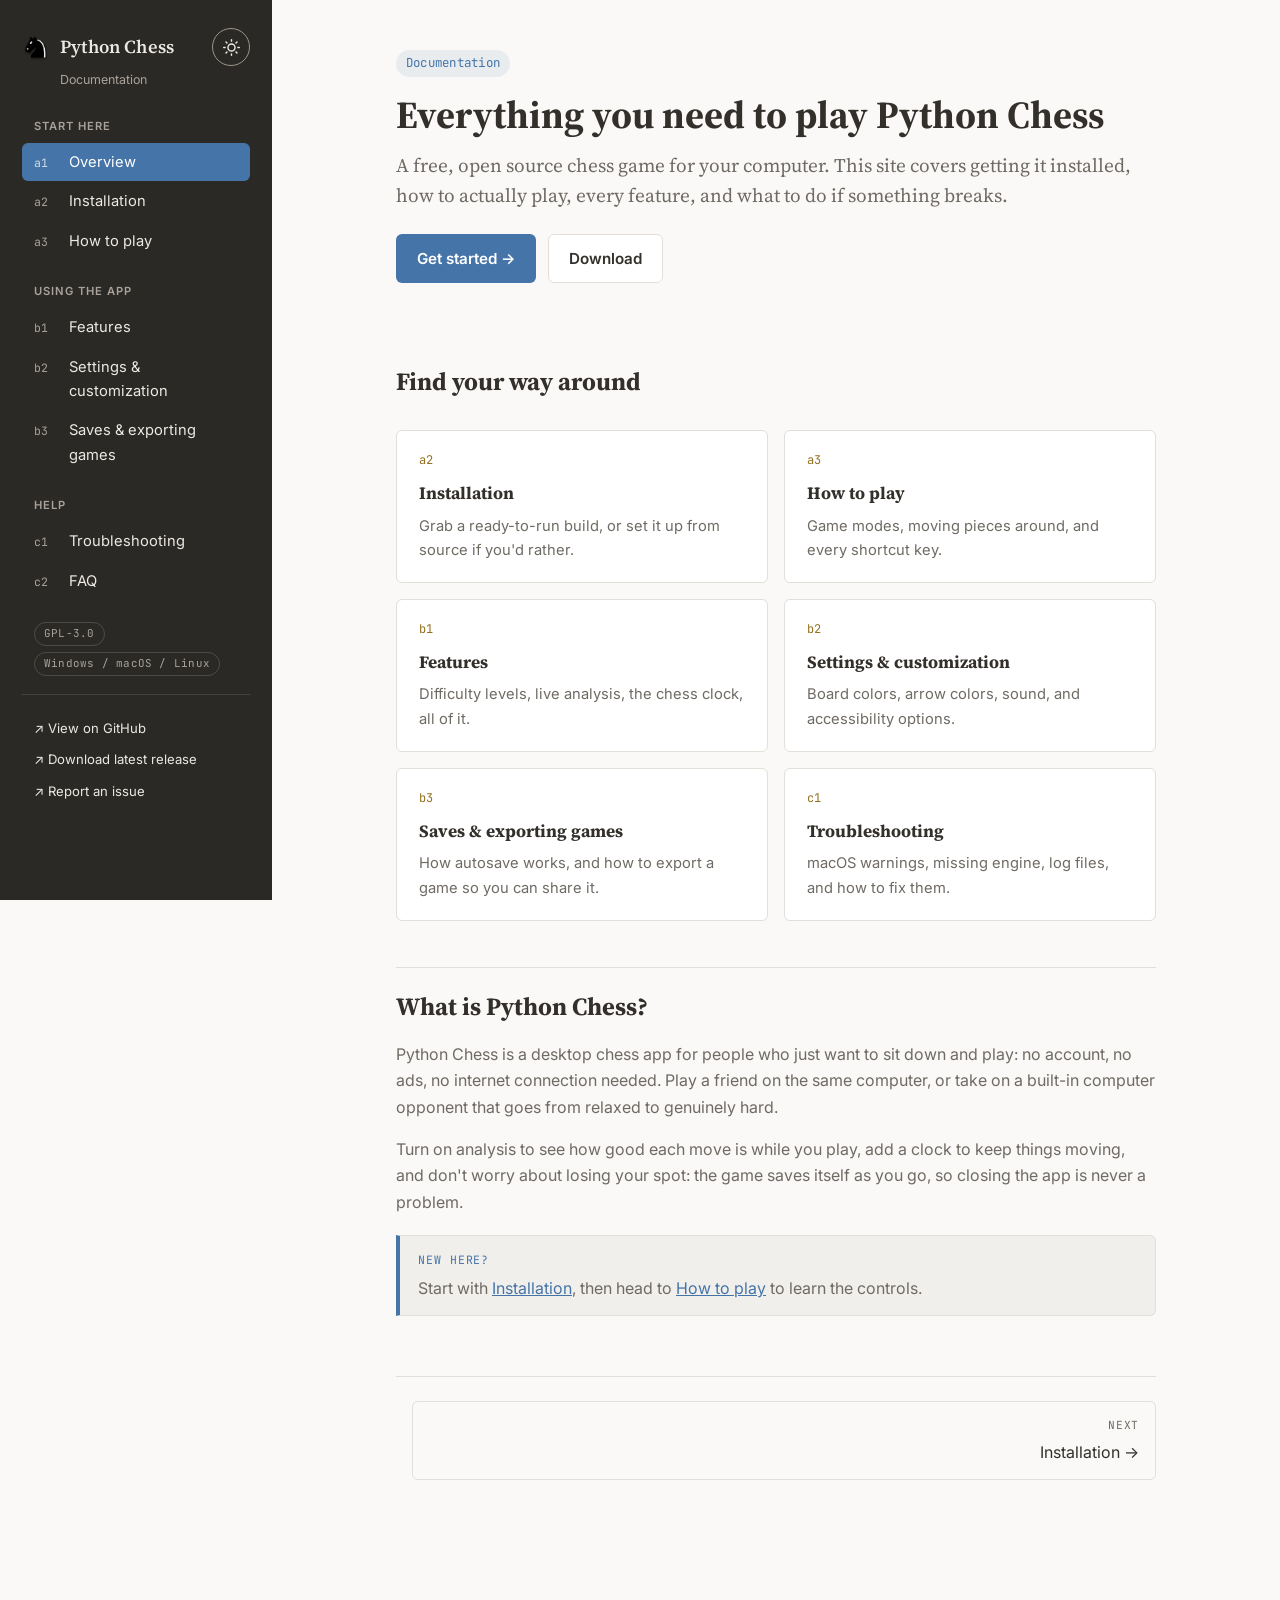
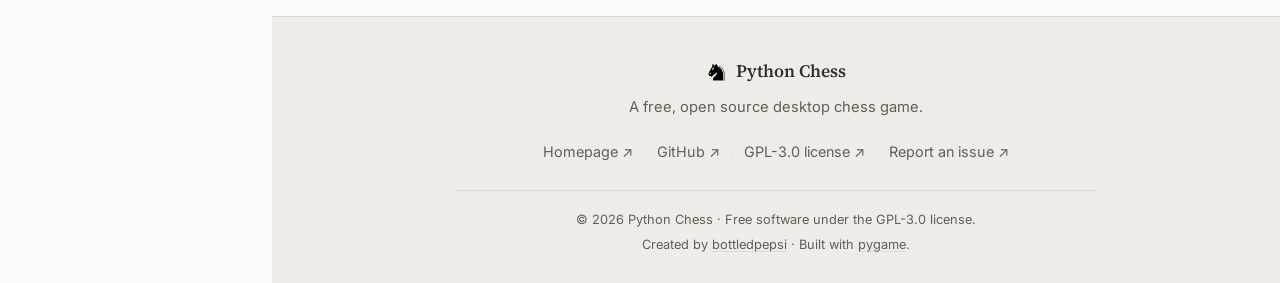
<file: docs/index.html>
<!DOCTYPE html>
<html lang="en" data-theme="dark">
<head>
<meta charset="UTF-8">
<meta name="viewport" content="width=device-width, initial-scale=1.0">
<title>Python Chess Documentation</title>
<meta name="description" content="Documentation for Python Chess, a free desktop chess game. Installation, how to play, features, and troubleshooting.">
<link rel="icon" id="favicon" type="image/png" href="assets/imgs/w_knight.png">
<link rel="preconnect" href="https://fonts.googleapis.com">
<link href="https://fonts.googleapis.com/css2?family=Source+Serif+4:wght@500;600;700&family=Inter:wght@400;500;600;700&family=JetBrains+Mono:wght@400;500&display=swap" rel="stylesheet">
<link rel="stylesheet" href="assets/style.css">
<script>
  (function () {
    try {
      var stored = localStorage.getItem('theme');
      var theme = stored === 'light' || stored === 'dark'
        ? stored
        : (window.matchMedia('(prefers-color-scheme: light)').matches ? 'light' : 'dark');
      document.documentElement.setAttribute('data-theme', theme);
    } catch (e) {}
  })();
</script>
</head>
<body>

<a class="skip-link" href="#main">Skip to content</a>

<div class="topbar">
  <a class="brand" href="index.html"><img class="knight-icon" src="assets/imgs/w_knight.png" alt=""> Python Chess</a>
  <div class="topbar-right">
    <button class="theme-toggle" id="theme-toggle-mobile" type="button" aria-label="Switch to light theme" title="Toggle colour theme">
      <svg class="icon-sun" viewBox="0 0 24 24" fill="none" stroke="currentColor" stroke-width="2" stroke-linecap="round" stroke-linejoin="round" aria-hidden="true" focusable="false"><circle cx="12" cy="12" r="5"></circle><line x1="12" y1="1" x2="12" y2="3"></line><line x1="12" y1="21" x2="12" y2="23"></line><line x1="4.22" y1="4.22" x2="5.64" y2="5.64"></line><line x1="18.36" y1="18.36" x2="19.78" y2="19.78"></line><line x1="1" y1="12" x2="3" y2="12"></line><line x1="21" y1="12" x2="23" y2="12"></line><line x1="4.22" y1="19.78" x2="5.64" y2="18.36"></line><line x1="18.36" y1="5.64" x2="19.78" y2="4.22"></line></svg>
      <svg class="icon-moon" viewBox="0 0 24 24" fill="none" stroke="currentColor" stroke-width="2" stroke-linecap="round" stroke-linejoin="round" aria-hidden="true" focusable="false"><path d="M21 12.79A9 9 0 1 1 11.21 3 7 7 0 0 0 21 12.79z"></path></svg>
    </button>
    <button class="nav-toggle" aria-expanded="false" aria-label="Toggle navigation">Menu</button>
  </div>
</div>

<div class="shell">
  <aside class="sidebar">
    <div class="brand-row">
      <a class="brand" href="index.html">
        <img class="knight-icon" src="assets/imgs/w_knight.png" alt="">
        <span class="brand-name">Python Chess</span>
      </a>
      <button class="theme-toggle" id="theme-toggle" type="button" aria-label="Switch to light theme" title="Toggle colour theme">
        <svg class="icon-sun" viewBox="0 0 24 24" fill="none" stroke="currentColor" stroke-width="2" stroke-linecap="round" stroke-linejoin="round" aria-hidden="true" focusable="false"><circle cx="12" cy="12" r="5"></circle><line x1="12" y1="1" x2="12" y2="3"></line><line x1="12" y1="21" x2="12" y2="23"></line><line x1="4.22" y1="4.22" x2="5.64" y2="5.64"></line><line x1="18.36" y1="18.36" x2="19.78" y2="19.78"></line><line x1="1" y1="12" x2="3" y2="12"></line><line x1="21" y1="12" x2="23" y2="12"></line><line x1="4.22" y1="19.78" x2="5.64" y2="18.36"></line><line x1="18.36" y1="5.64" x2="19.78" y2="4.22"></line></svg>
        <svg class="icon-moon" viewBox="0 0 24 24" fill="none" stroke="currentColor" stroke-width="2" stroke-linecap="round" stroke-linejoin="round" aria-hidden="true" focusable="false"><path d="M21 12.79A9 9 0 1 1 11.21 3 7 7 0 0 0 21 12.79z"></path></svg>
      </button>
    </div>
    <p class="tagline">Documentation</p>

    <nav aria-label="Documentation">
      <div class="nav-group">
        <p class="nav-group-label">Start here</p>
        <ul>
          <li><a href="index.html"><span class="sq">a1</span>Overview</a></li>
          <li><a href="installation.html"><span class="sq">a2</span>Installation</a></li>
          <li><a href="how-to-play.html"><span class="sq">a3</span>How to play</a></li>
        </ul>
      </div>
      <div class="nav-group">
        <p class="nav-group-label">Using the app</p>
        <ul>
          <li><a href="features.html"><span class="sq">b1</span>Features</a></li>
          <li><a href="settings.html"><span class="sq">b2</span>Settings &amp; customization</a></li>
          <li><a href="saves-and-export.html"><span class="sq">b3</span>Saves &amp; exporting games</a></li>
        </ul>
      </div>
      <div class="nav-group">
        <p class="nav-group-label">Help</p>
        <ul>
          <li><a href="troubleshooting.html"><span class="sq">c1</span>Troubleshooting</a></li>
          <li><a href="faq.html"><span class="sq">c2</span>FAQ</a></li>
        </ul>
      </div>
    </nav>

    <div class="sidebar-meta">
      <span class="sidebar-badge">GPL-3.0</span>
      <span class="sidebar-badge">Windows / macOS / Linux</span>
    </div>
    <div class="sidebar-footer">
      <a href="https://github.com/bottledpepsi/Python-Chess">↗ View on GitHub</a>
      <a href="https://github.com/bottledpepsi/Python-Chess/releases">↗ Download latest release</a>
      <a href="https://github.com/bottledpepsi/Python-Chess/issues">↗ Report an issue</a>
    </div>
  </aside>

  <main id="main">
    <div class="content">

      <div class="hero">
        <span class="eyebrow">Documentation</span>
        <h1>Everything you need to play Python Chess</h1>
        <p class="lede">A free, open source chess game for your computer. This site covers getting it installed, how to actually play, every feature, and what to do if something breaks.</p>
        <div class="btn-row">
          <a class="btn btn-primary" href="installation.html">Get started →</a>
          <a class="btn btn-ghost" href="https://github.com/bottledpepsi/Python-Chess/releases">Download</a>
        </div>
      </div>

      <h2>Find your way around</h2>
      <div class="card-grid">
        <a class="card" href="installation.html">
          <span class="sq">a2</span>
          <h3>Installation</h3>
          <p>Grab a ready-to-run build, or set it up from source if you'd rather.</p>
        </a>
        <a class="card" href="how-to-play.html">
          <span class="sq">a3</span>
          <h3>How to play</h3>
          <p>Game modes, moving pieces around, and every shortcut key.</p>
        </a>
        <a class="card" href="features.html">
          <span class="sq">b1</span>
          <h3>Features</h3>
          <p>Difficulty levels, live analysis, the chess clock, all of it.</p>
        </a>
        <a class="card" href="settings.html">
          <span class="sq">b2</span>
          <h3>Settings &amp; customization</h3>
          <p>Board colors, arrow colors, sound, and accessibility options.</p>
        </a>
        <a class="card" href="saves-and-export.html">
          <span class="sq">b3</span>
          <h3>Saves &amp; exporting games</h3>
          <p>How autosave works, and how to export a game so you can share it.</p>
        </a>
        <a class="card" href="troubleshooting.html">
          <span class="sq">c1</span>
          <h3>Troubleshooting</h3>
          <p>macOS warnings, missing engine, log files, and how to fix them.</p>
        </a>
      </div>

      <h2>What is Python Chess?</h2>
      <p>Python Chess is a desktop chess app for people who just want to sit down and play: no account, no ads, no internet connection needed. Play a friend on the same computer, or take on a built-in computer opponent that goes from relaxed to genuinely hard.</p>
      <p>Turn on analysis to see how good each move is while you play, add a clock to keep things moving, and don't worry about losing your spot: the game saves itself as you go, so closing the app is never a problem.</p>

      <div class="callout tip">
        <span class="callout-label">New here?</span>
        <p>Start with <a href="installation.html">Installation</a>, then head to <a href="how-to-play.html">How to play</a> to learn the controls.</p>
      </div>

      <div class="page-nav">
        <span></span>
        <a class="next" href="installation.html">
          <span class="dir">Next</span>
          Installation →
        </a>
      </div>

    </div>
    <div id="site-footer-slot"></div>
  </main>
</div>

<script src="assets/footer.js"></script>
<script src="assets/theme.js"></script>
</body>
</html>
</file>
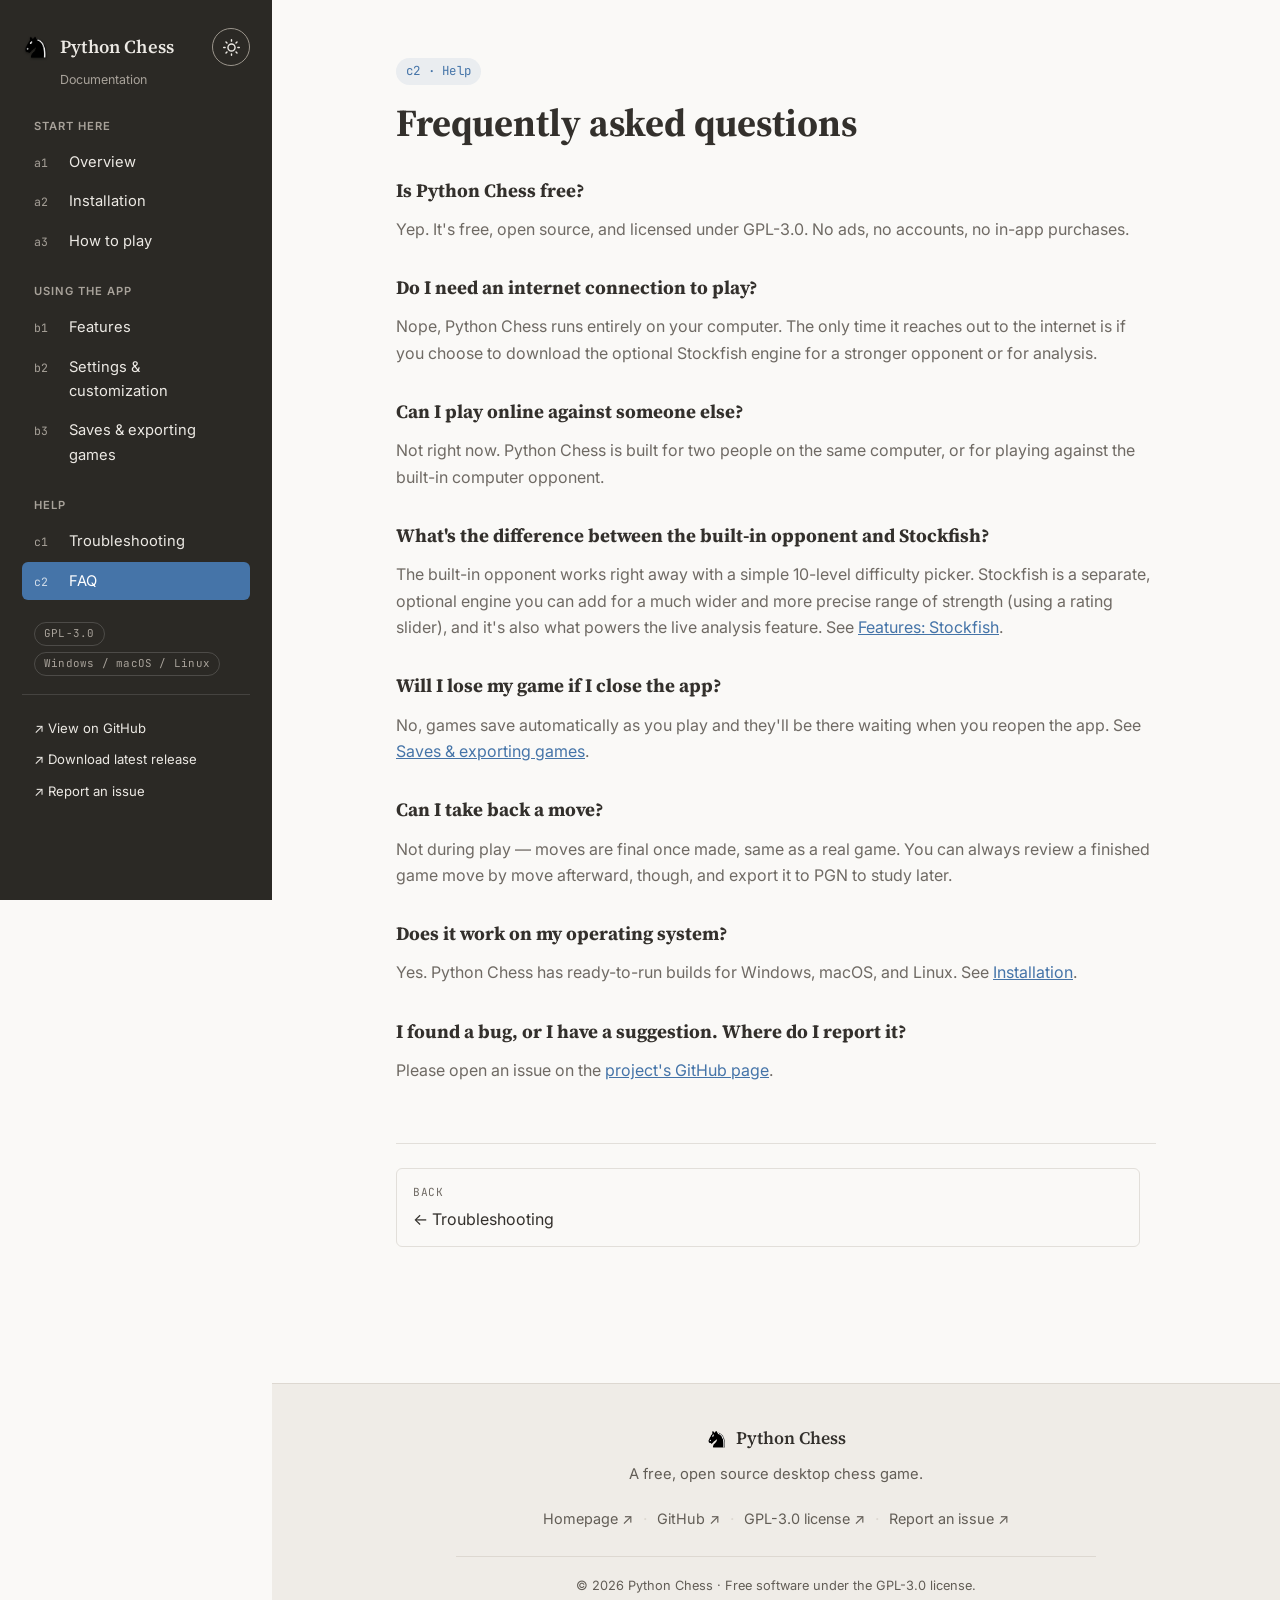
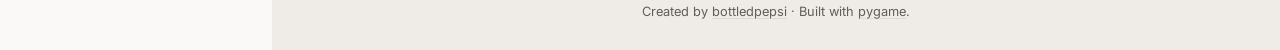
<file: docs/faq.html>
<!DOCTYPE html>
<html lang="en" data-theme="dark">
<head>
<meta charset="UTF-8">
<meta name="viewport" content="width=device-width, initial-scale=1.0">
<title>FAQ - Python Chess Docs</title>
<meta name="description" content="Frequently asked questions about Python Chess.">
<link rel="icon" id="favicon" type="image/png" href="assets/imgs/w_knight.png">
<link rel="preconnect" href="https://fonts.googleapis.com">
<link href="https://fonts.googleapis.com/css2?family=Source+Serif+4:wght@500;600;700&family=Inter:wght@400;500;600;700&family=JetBrains+Mono:wght@400;500&display=swap" rel="stylesheet">
<link rel="stylesheet" href="assets/style.css">
<script>
  (function () {
    try {
      var stored = localStorage.getItem('theme');
      var theme = stored === 'light' || stored === 'dark'
        ? stored
        : (window.matchMedia('(prefers-color-scheme: light)').matches ? 'light' : 'dark');
      document.documentElement.setAttribute('data-theme', theme);
    } catch (e) {}
  })();
</script>
</head>
<body>

<a class="skip-link" href="#main">Skip to content</a>

<div class="topbar">
  <a class="brand" href="index.html"><img class="knight-icon" src="assets/imgs/w_knight.png" alt=""> Python Chess</a>
  <div class="topbar-right">
    <button class="theme-toggle" id="theme-toggle-mobile" type="button" aria-label="Switch to light theme" title="Toggle colour theme">
      <svg class="icon-sun" viewBox="0 0 24 24" fill="none" stroke="currentColor" stroke-width="2" stroke-linecap="round" stroke-linejoin="round" aria-hidden="true" focusable="false"><circle cx="12" cy="12" r="5"></circle><line x1="12" y1="1" x2="12" y2="3"></line><line x1="12" y1="21" x2="12" y2="23"></line><line x1="4.22" y1="4.22" x2="5.64" y2="5.64"></line><line x1="18.36" y1="18.36" x2="19.78" y2="19.78"></line><line x1="1" y1="12" x2="3" y2="12"></line><line x1="21" y1="12" x2="23" y2="12"></line><line x1="4.22" y1="19.78" x2="5.64" y2="18.36"></line><line x1="18.36" y1="5.64" x2="19.78" y2="4.22"></line></svg>
      <svg class="icon-moon" viewBox="0 0 24 24" fill="none" stroke="currentColor" stroke-width="2" stroke-linecap="round" stroke-linejoin="round" aria-hidden="true" focusable="false"><path d="M21 12.79A9 9 0 1 1 11.21 3 7 7 0 0 0 21 12.79z"></path></svg>
    </button>
    <button class="nav-toggle" aria-expanded="false" aria-label="Toggle navigation">Menu</button>
  </div>
</div>

<div class="shell">
  <aside class="sidebar">
    <div class="brand-row">
      <a class="brand" href="index.html">
        <img class="knight-icon" src="assets/imgs/w_knight.png" alt="">
        <span class="brand-name">Python Chess</span>
      </a>
      <button class="theme-toggle" id="theme-toggle" type="button" aria-label="Switch to light theme" title="Toggle colour theme">
        <svg class="icon-sun" viewBox="0 0 24 24" fill="none" stroke="currentColor" stroke-width="2" stroke-linecap="round" stroke-linejoin="round" aria-hidden="true" focusable="false"><circle cx="12" cy="12" r="5"></circle><line x1="12" y1="1" x2="12" y2="3"></line><line x1="12" y1="21" x2="12" y2="23"></line><line x1="4.22" y1="4.22" x2="5.64" y2="5.64"></line><line x1="18.36" y1="18.36" x2="19.78" y2="19.78"></line><line x1="1" y1="12" x2="3" y2="12"></line><line x1="21" y1="12" x2="23" y2="12"></line><line x1="4.22" y1="19.78" x2="5.64" y2="18.36"></line><line x1="18.36" y1="5.64" x2="19.78" y2="4.22"></line></svg>
        <svg class="icon-moon" viewBox="0 0 24 24" fill="none" stroke="currentColor" stroke-width="2" stroke-linecap="round" stroke-linejoin="round" aria-hidden="true" focusable="false"><path d="M21 12.79A9 9 0 1 1 11.21 3 7 7 0 0 0 21 12.79z"></path></svg>
      </button>
    </div>
    <p class="tagline">Documentation</p>

    <nav aria-label="Documentation">
      <div class="nav-group">
        <p class="nav-group-label">Start here</p>
        <ul>
          <li><a href="index.html"><span class="sq">a1</span>Overview</a></li>
          <li><a href="installation.html"><span class="sq">a2</span>Installation</a></li>
          <li><a href="how-to-play.html"><span class="sq">a3</span>How to play</a></li>
        </ul>
      </div>
      <div class="nav-group">
        <p class="nav-group-label">Using the app</p>
        <ul>
          <li><a href="features.html"><span class="sq">b1</span>Features</a></li>
          <li><a href="settings.html"><span class="sq">b2</span>Settings &amp; customization</a></li>
          <li><a href="saves-and-export.html"><span class="sq">b3</span>Saves &amp; exporting games</a></li>
        </ul>
      </div>
      <div class="nav-group">
        <p class="nav-group-label">Help</p>
        <ul>
          <li><a href="troubleshooting.html"><span class="sq">c1</span>Troubleshooting</a></li>
          <li><a href="faq.html"><span class="sq">c2</span>FAQ</a></li>
        </ul>
      </div>
    </nav>

    <div class="sidebar-meta">
      <span class="sidebar-badge">GPL-3.0</span>
      <span class="sidebar-badge">Windows / macOS / Linux</span>
    </div>
    <div class="sidebar-footer">
      <a href="https://github.com/bottledpepsi/Python-Chess">↗ View on GitHub</a>
      <a href="https://github.com/bottledpepsi/Python-Chess/releases">↗ Download latest release</a>
      <a href="https://github.com/bottledpepsi/Python-Chess/issues">↗ Report an issue</a>
    </div>
  </aside>

  <main id="main">
    <div class="content">

      <span class="eyebrow">c2 · Help</span>
      <h1>Frequently asked questions</h1>

      <h3>Is Python Chess free?</h3>
      <p>Yep. It's free, open source, and licensed under GPL-3.0. No ads, no accounts, no in-app purchases.</p>

      <h3>Do I need an internet connection to play?</h3>
      <p>Nope, Python Chess runs entirely on your computer. The only time it reaches out to the internet is if you choose to download the optional Stockfish engine for a stronger opponent or for analysis.</p>

      <h3>Can I play online against someone else?</h3>
      <p>Not right now. Python Chess is built for two people on the same computer, or for playing against the built-in computer opponent.</p>

      <h3>What's the difference between the built-in opponent and Stockfish?</h3>
      <p>The built-in opponent works right away with a simple 10-level difficulty picker. Stockfish is a separate, optional engine you can add for a much wider and more precise range of strength (using a rating slider), and it's also what powers the live analysis feature. See <a href="features.html#stockfish">Features: Stockfish</a>.</p>

      <h3>Will I lose my game if I close the app?</h3>
      <p>No, games save automatically as you play and they'll be there waiting when you reopen the app. See <a href="saves-and-export.html">Saves &amp; exporting games</a>.</p>

      <h3>Can I take back a move?</h3>
      <p>Not during play — moves are final once made, same as a real game. You can always review a finished game move by move afterward, though, and export it to PGN to study later.</p>

      <h3>Does it work on my operating system?</h3>
      <p>Yes. Python Chess has ready-to-run builds for Windows, macOS, and Linux. See <a href="installation.html">Installation</a>.</p>

      <h3>I found a bug, or I have a suggestion. Where do I report it?</h3>
      <p>Please open an issue on the <a href="https://github.com/bottledpepsi/Python-Chess/issues">project's GitHub page</a>.</p>

      <div class="page-nav">
        <a class="prev" href="troubleshooting.html">
          <span class="dir">Back</span>
          ← Troubleshooting
        </a>
        <span></span>
      </div>

    </div>
    <div id="site-footer-slot"></div>
  </main>
</div>

<script src="assets/footer.js"></script>
<script src="assets/theme.js"></script>
</body>
</html>
</file>
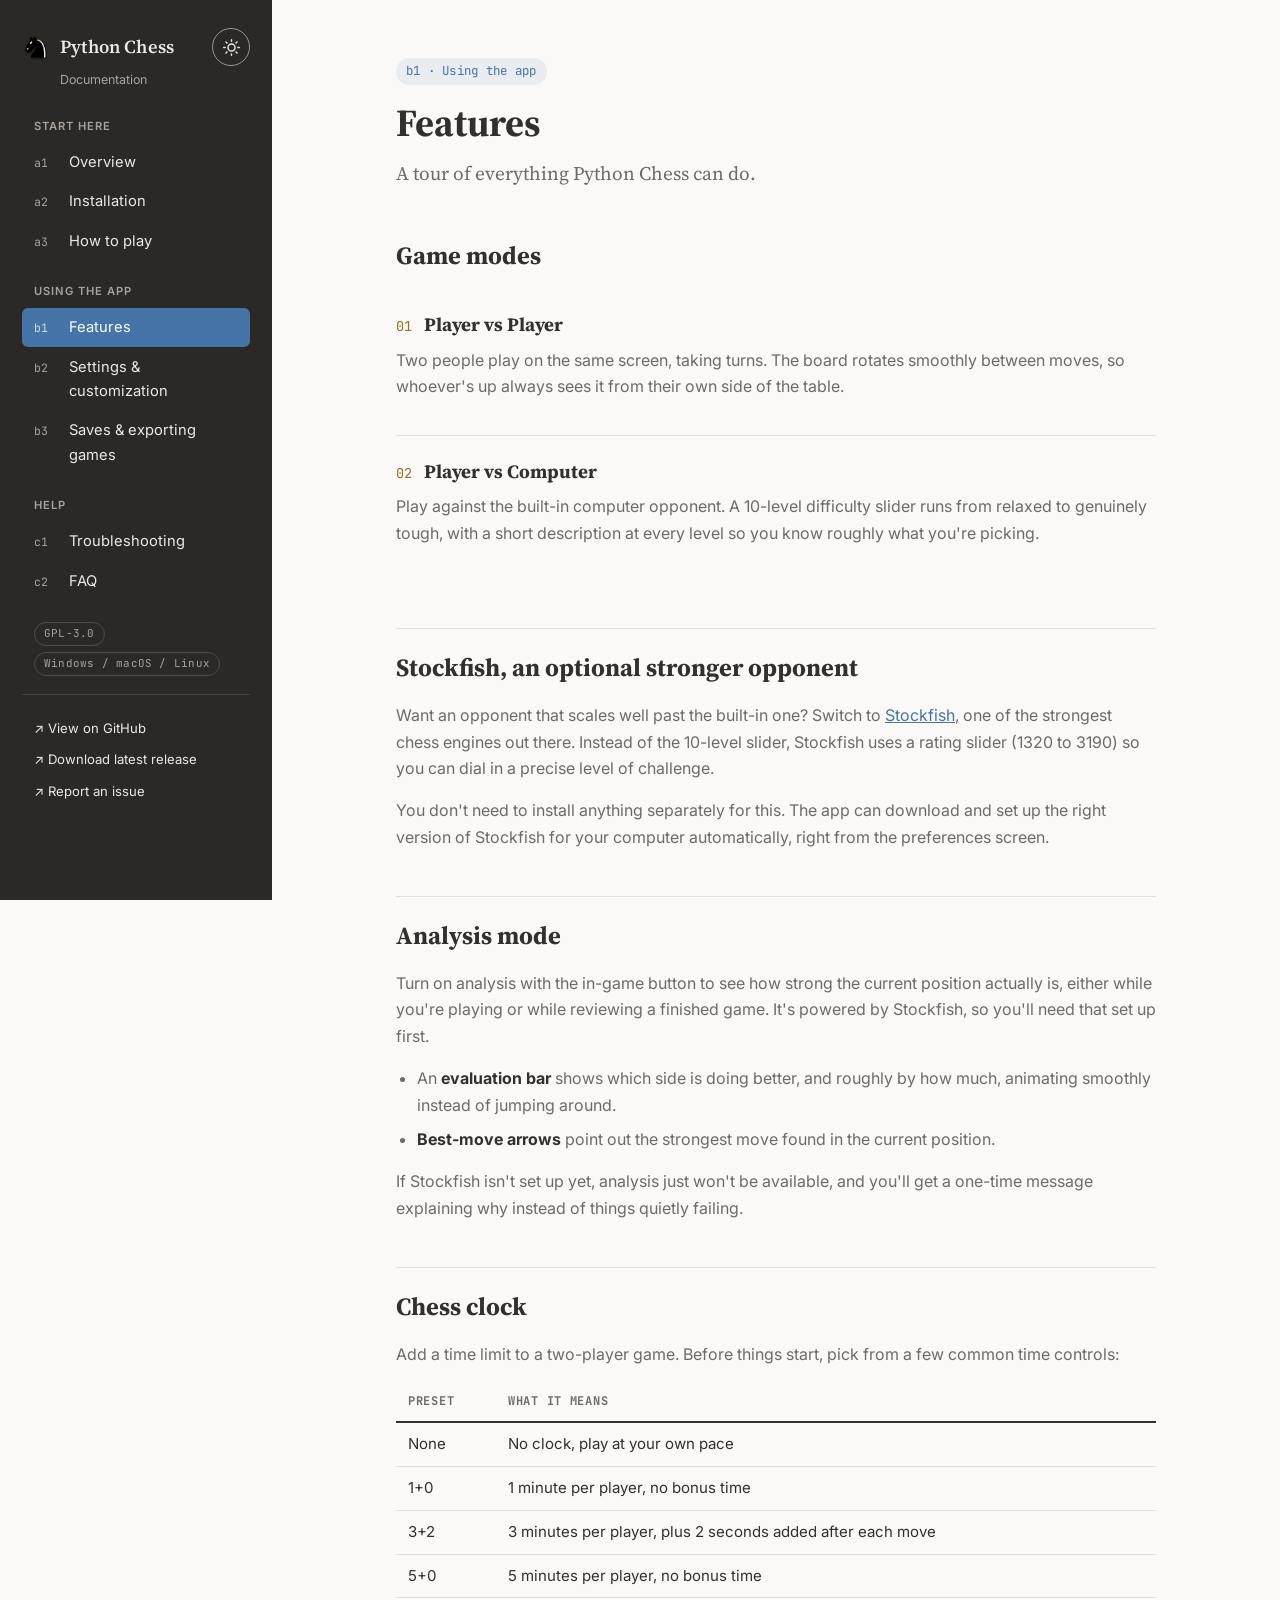
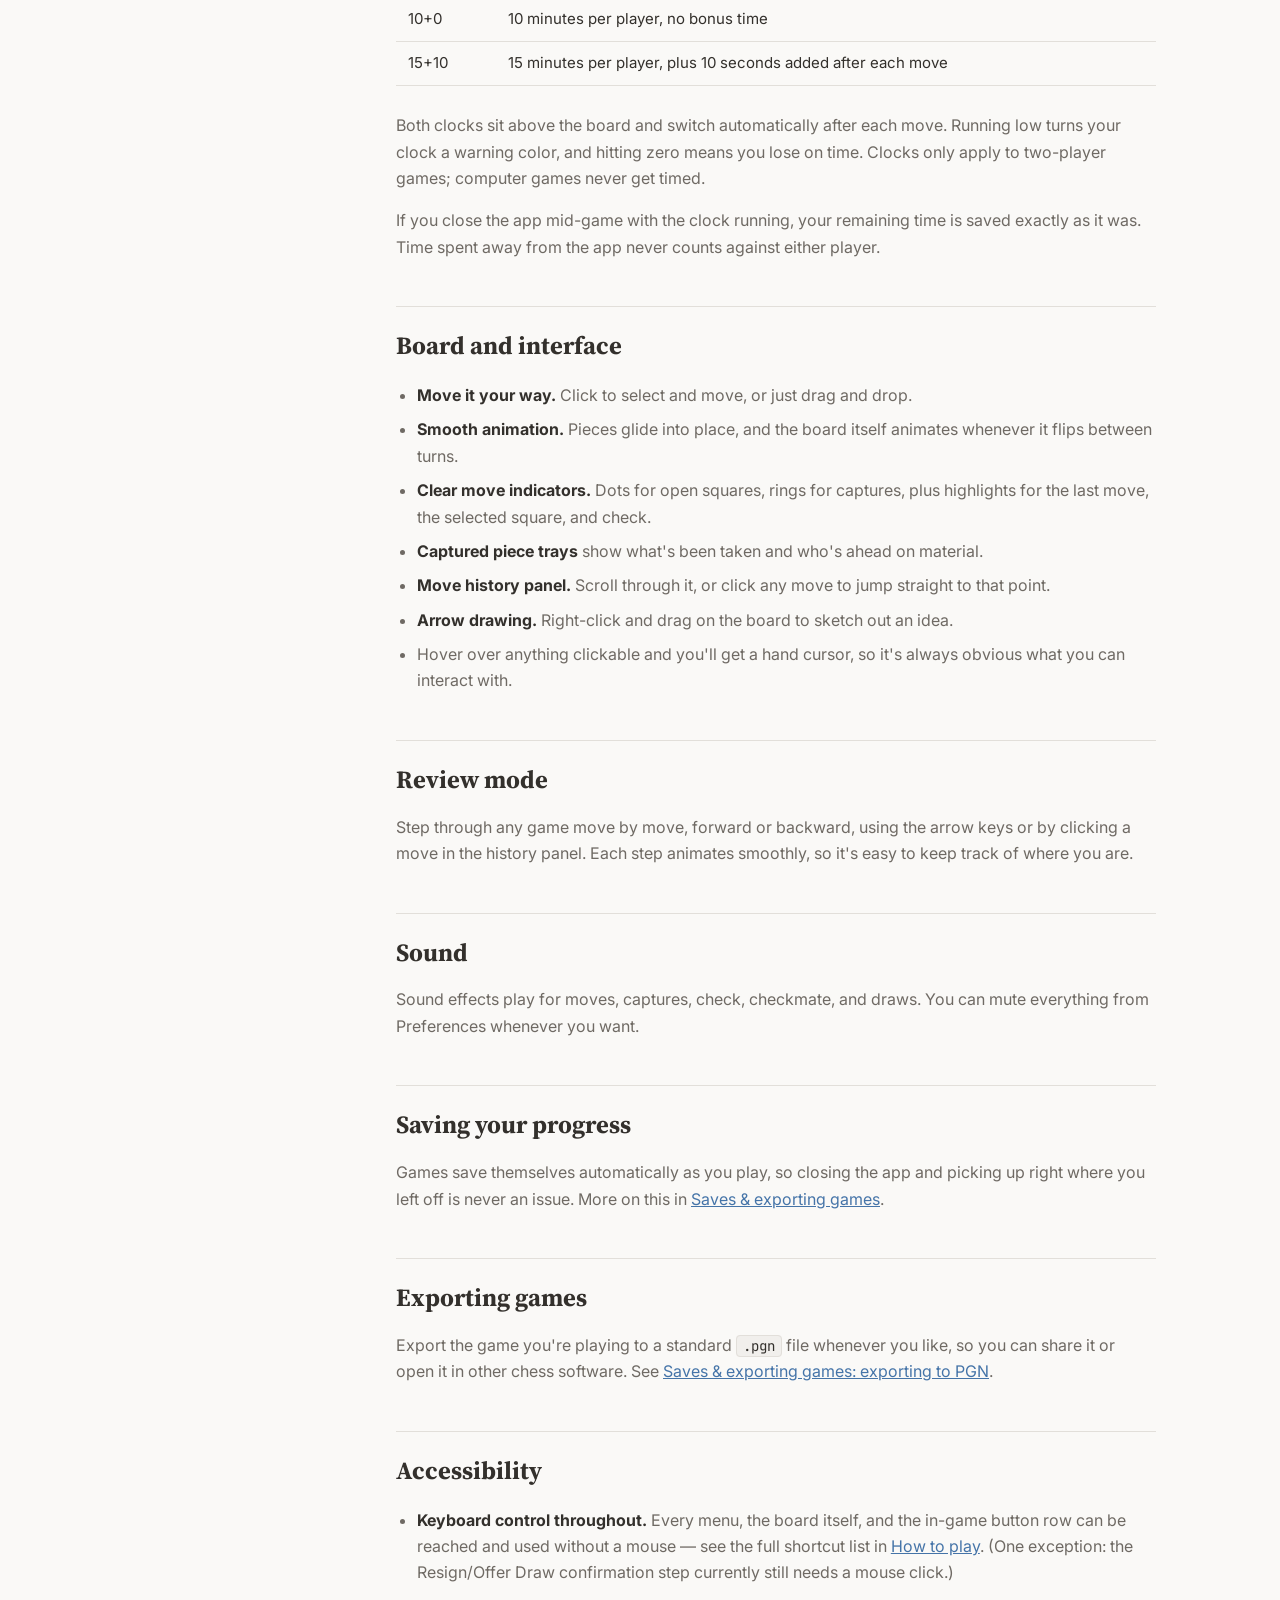
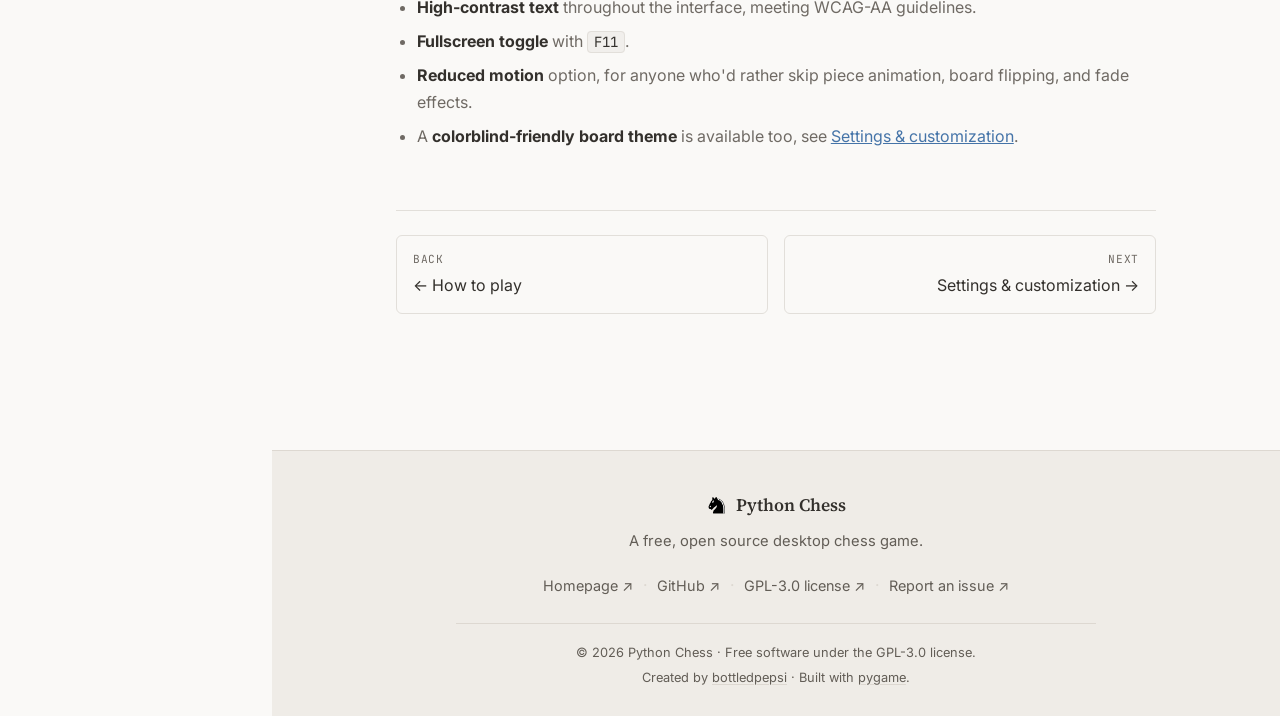
<file: docs/features.html>
<!DOCTYPE html>
<html lang="en" data-theme="dark">
<head>
<meta charset="UTF-8">
<meta name="viewport" content="width=device-width, initial-scale=1.0">
<title>Features - Python Chess Docs</title>
<meta name="description" content="A full tour of Python Chess features: difficulty levels, analysis mode, the chess clock, and more.">
<link rel="icon" id="favicon" type="image/png" href="assets/imgs/w_knight.png">
<link rel="preconnect" href="https://fonts.googleapis.com">
<link href="https://fonts.googleapis.com/css2?family=Source+Serif+4:wght@500;600;700&family=Inter:wght@400;500;600;700&family=JetBrains+Mono:wght@400;500&display=swap" rel="stylesheet">
<link rel="stylesheet" href="assets/style.css">
<script>
  (function () {
    try {
      var stored = localStorage.getItem('theme');
      var theme = stored === 'light' || stored === 'dark'
        ? stored
        : (window.matchMedia('(prefers-color-scheme: light)').matches ? 'light' : 'dark');
      document.documentElement.setAttribute('data-theme', theme);
    } catch (e) {}
  })();
</script>
</head>
<body>

<a class="skip-link" href="#main">Skip to content</a>

<div class="topbar">
  <a class="brand" href="index.html"><img class="knight-icon" src="assets/imgs/w_knight.png" alt=""> Python Chess</a>
  <div class="topbar-right">
    <button class="theme-toggle" id="theme-toggle-mobile" type="button" aria-label="Switch to light theme" title="Toggle colour theme">
      <svg class="icon-sun" viewBox="0 0 24 24" fill="none" stroke="currentColor" stroke-width="2" stroke-linecap="round" stroke-linejoin="round" aria-hidden="true" focusable="false"><circle cx="12" cy="12" r="5"></circle><line x1="12" y1="1" x2="12" y2="3"></line><line x1="12" y1="21" x2="12" y2="23"></line><line x1="4.22" y1="4.22" x2="5.64" y2="5.64"></line><line x1="18.36" y1="18.36" x2="19.78" y2="19.78"></line><line x1="1" y1="12" x2="3" y2="12"></line><line x1="21" y1="12" x2="23" y2="12"></line><line x1="4.22" y1="19.78" x2="5.64" y2="18.36"></line><line x1="18.36" y1="5.64" x2="19.78" y2="4.22"></line></svg>
      <svg class="icon-moon" viewBox="0 0 24 24" fill="none" stroke="currentColor" stroke-width="2" stroke-linecap="round" stroke-linejoin="round" aria-hidden="true" focusable="false"><path d="M21 12.79A9 9 0 1 1 11.21 3 7 7 0 0 0 21 12.79z"></path></svg>
    </button>
    <button class="nav-toggle" aria-expanded="false" aria-label="Toggle navigation">Menu</button>
  </div>
</div>

<div class="shell">
  <aside class="sidebar">
    <div class="brand-row">
      <a class="brand" href="index.html">
        <img class="knight-icon" src="assets/imgs/w_knight.png" alt="">
        <span class="brand-name">Python Chess</span>
      </a>
      <button class="theme-toggle" id="theme-toggle" type="button" aria-label="Switch to light theme" title="Toggle colour theme">
        <svg class="icon-sun" viewBox="0 0 24 24" fill="none" stroke="currentColor" stroke-width="2" stroke-linecap="round" stroke-linejoin="round" aria-hidden="true" focusable="false"><circle cx="12" cy="12" r="5"></circle><line x1="12" y1="1" x2="12" y2="3"></line><line x1="12" y1="21" x2="12" y2="23"></line><line x1="4.22" y1="4.22" x2="5.64" y2="5.64"></line><line x1="18.36" y1="18.36" x2="19.78" y2="19.78"></line><line x1="1" y1="12" x2="3" y2="12"></line><line x1="21" y1="12" x2="23" y2="12"></line><line x1="4.22" y1="19.78" x2="5.64" y2="18.36"></line><line x1="18.36" y1="5.64" x2="19.78" y2="4.22"></line></svg>
        <svg class="icon-moon" viewBox="0 0 24 24" fill="none" stroke="currentColor" stroke-width="2" stroke-linecap="round" stroke-linejoin="round" aria-hidden="true" focusable="false"><path d="M21 12.79A9 9 0 1 1 11.21 3 7 7 0 0 0 21 12.79z"></path></svg>
      </button>
    </div>
    <p class="tagline">Documentation</p>

    <nav aria-label="Documentation">
      <div class="nav-group">
        <p class="nav-group-label">Start here</p>
        <ul>
          <li><a href="index.html"><span class="sq">a1</span>Overview</a></li>
          <li><a href="installation.html"><span class="sq">a2</span>Installation</a></li>
          <li><a href="how-to-play.html"><span class="sq">a3</span>How to play</a></li>
        </ul>
      </div>
      <div class="nav-group">
        <p class="nav-group-label">Using the app</p>
        <ul>
          <li><a href="features.html"><span class="sq">b1</span>Features</a></li>
          <li><a href="settings.html"><span class="sq">b2</span>Settings &amp; customization</a></li>
          <li><a href="saves-and-export.html"><span class="sq">b3</span>Saves &amp; exporting games</a></li>
        </ul>
      </div>
      <div class="nav-group">
        <p class="nav-group-label">Help</p>
        <ul>
          <li><a href="troubleshooting.html"><span class="sq">c1</span>Troubleshooting</a></li>
          <li><a href="faq.html"><span class="sq">c2</span>FAQ</a></li>
        </ul>
      </div>
    </nav>

    <div class="sidebar-meta">
      <span class="sidebar-badge">GPL-3.0</span>
      <span class="sidebar-badge">Windows / macOS / Linux</span>
    </div>
    <div class="sidebar-footer">
      <a href="https://github.com/bottledpepsi/Python-Chess">↗ View on GitHub</a>
      <a href="https://github.com/bottledpepsi/Python-Chess/releases">↗ Download latest release</a>
      <a href="https://github.com/bottledpepsi/Python-Chess/issues">↗ Report an issue</a>
    </div>
  </aside>

  <main id="main">
    <div class="content">

      <span class="eyebrow">b1 · Using the app</span>
      <h1>Features</h1>
      <p class="lede">A tour of everything Python Chess can do.</p>

      <h2>Game modes</h2>
      <div class="feat">
        <div class="feat-head"><span class="sq">01</span><h3>Player vs Player</h3></div>
        <p>Two people play on the same screen, taking turns. The board rotates smoothly between moves, so whoever's up always sees it from their own side of the table.</p>
      </div>
      <div class="feat">
        <div class="feat-head"><span class="sq">02</span><h3>Player vs Computer</h3></div>
        <p>Play against the built-in computer opponent. A 10-level difficulty slider runs from relaxed to genuinely tough, with a short description at every level so you know roughly what you're picking.</p>
      </div>

      <h2 id="stockfish">Stockfish, an optional stronger opponent</h2>
      <p>Want an opponent that scales well past the built-in one? Switch to <a href="https://stockfishchess.org/">Stockfish</a>, one of the strongest chess engines out there. Instead of the 10-level slider, Stockfish uses a rating slider (1320 to 3190) so you can dial in a precise level of challenge.</p>
      <p>You don't need to install anything separately for this. The app can download and set up the right version of Stockfish for your computer automatically, right from the preferences screen.</p>

      <h2 id="analysis">Analysis mode</h2>
      <p>Turn on analysis with the in-game button to see how strong the current position actually is, either while you're playing or while reviewing a finished game. It's powered by Stockfish, so you'll need that set up first.</p>
      <ul>
        <li>An <strong>evaluation bar</strong> shows which side is doing better, and roughly by how much, animating smoothly instead of jumping around.</li>
        <li><strong>Best-move arrows</strong> point out the strongest move found in the current position.</li>
      </ul>
      <p>If Stockfish isn't set up yet, analysis just won't be available, and you'll get a one-time message explaining why instead of things quietly failing.</p>

      <h2>Chess clock</h2>
      <p>Add a time limit to a two-player game. Before things start, pick from a few common time controls:</p>
      <table>
        <thead><tr><th>Preset</th><th>What it means</th></tr></thead>
        <tbody>
          <tr><td>None</td><td>No clock, play at your own pace</td></tr>
          <tr><td>1+0</td><td>1 minute per player, no bonus time</td></tr>
          <tr><td>3+2</td><td>3 minutes per player, plus 2 seconds added after each move</td></tr>
          <tr><td>5+0</td><td>5 minutes per player, no bonus time</td></tr>
          <tr><td>10+0</td><td>10 minutes per player, no bonus time</td></tr>
          <tr><td>15+10</td><td>15 minutes per player, plus 10 seconds added after each move</td></tr>
        </tbody>
      </table>
      <p>Both clocks sit above the board and switch automatically after each move. Running low turns your clock a warning color, and hitting zero means you lose on time. Clocks only apply to two-player games; computer games never get timed.</p>
      <p>If you close the app mid-game with the clock running, your remaining time is saved exactly as it was. Time spent away from the app never counts against either player.</p>

      <h2>Board and interface</h2>
      <ul>
        <li><strong>Move it your way.</strong> Click to select and move, or just drag and drop.</li>
        <li><strong>Smooth animation.</strong> Pieces glide into place, and the board itself animates whenever it flips between turns.</li>
        <li><strong>Clear move indicators.</strong> Dots for open squares, rings for captures, plus highlights for the last move, the selected square, and check.</li>
        <li><strong>Captured piece trays</strong> show what's been taken and who's ahead on material.</li>
        <li><strong>Move history panel.</strong> Scroll through it, or click any move to jump straight to that point.</li>
        <li><strong>Arrow drawing.</strong> Right-click and drag on the board to sketch out an idea.</li>
        <li>Hover over anything clickable and you'll get a hand cursor, so it's always obvious what you can interact with.</li>
      </ul>

      <h2>Review mode</h2>
      <p>Step through any game move by move, forward or backward, using the arrow keys or by clicking a move in the history panel. Each step animates smoothly, so it's easy to keep track of where you are.</p>

      <h2>Sound</h2>
      <p>Sound effects play for moves, captures, check, checkmate, and draws. You can mute everything from Preferences whenever you want.</p>

      <h2>Saving your progress</h2>
      <p>Games save themselves automatically as you play, so closing the app and picking up right where you left off is never an issue. More on this in <a href="saves-and-export.html">Saves &amp; exporting games</a>.</p>

      <h2>Exporting games</h2>
      <p>Export the game you're playing to a standard <code>.pgn</code> file whenever you like, so you can share it or open it in other chess software. See <a href="saves-and-export.html#export">Saves &amp; exporting games: exporting to PGN</a>.</p>

      <h2 id="accessibility">Accessibility</h2>
      <ul>
        <li><strong>Keyboard control throughout.</strong> Every menu, the board itself, and the in-game button row can be reached and used without a mouse — see the full shortcut list in <a href="how-to-play.html#keyboard-shortcuts">How to play</a>. (One exception: the Resign/Offer Draw confirmation step currently still needs a mouse click.)</li>
        <li><strong>High-contrast text</strong> throughout the interface, meeting WCAG-AA guidelines.</li>
        <li><strong>Fullscreen toggle</strong> with <code>F11</code>.</li>
        <li><strong>Reduced motion</strong> option, for anyone who'd rather skip piece animation, board flipping, and fade effects.</li>
        <li>A <strong>colorblind-friendly board theme</strong> is available too, see <a href="settings.html">Settings &amp; customization</a>.</li>
      </ul>

      <div class="page-nav">
        <a class="prev" href="how-to-play.html">
          <span class="dir">Back</span>
          ← How to play
        </a>
        <a class="next" href="settings.html">
          <span class="dir">Next</span>
          Settings &amp; customization →
        </a>
      </div>

    </div>
    <div id="site-footer-slot"></div>
  </main>
</div>

<script src="assets/footer.js"></script>
<script src="assets/theme.js"></script>
</body>
</html>
</file>
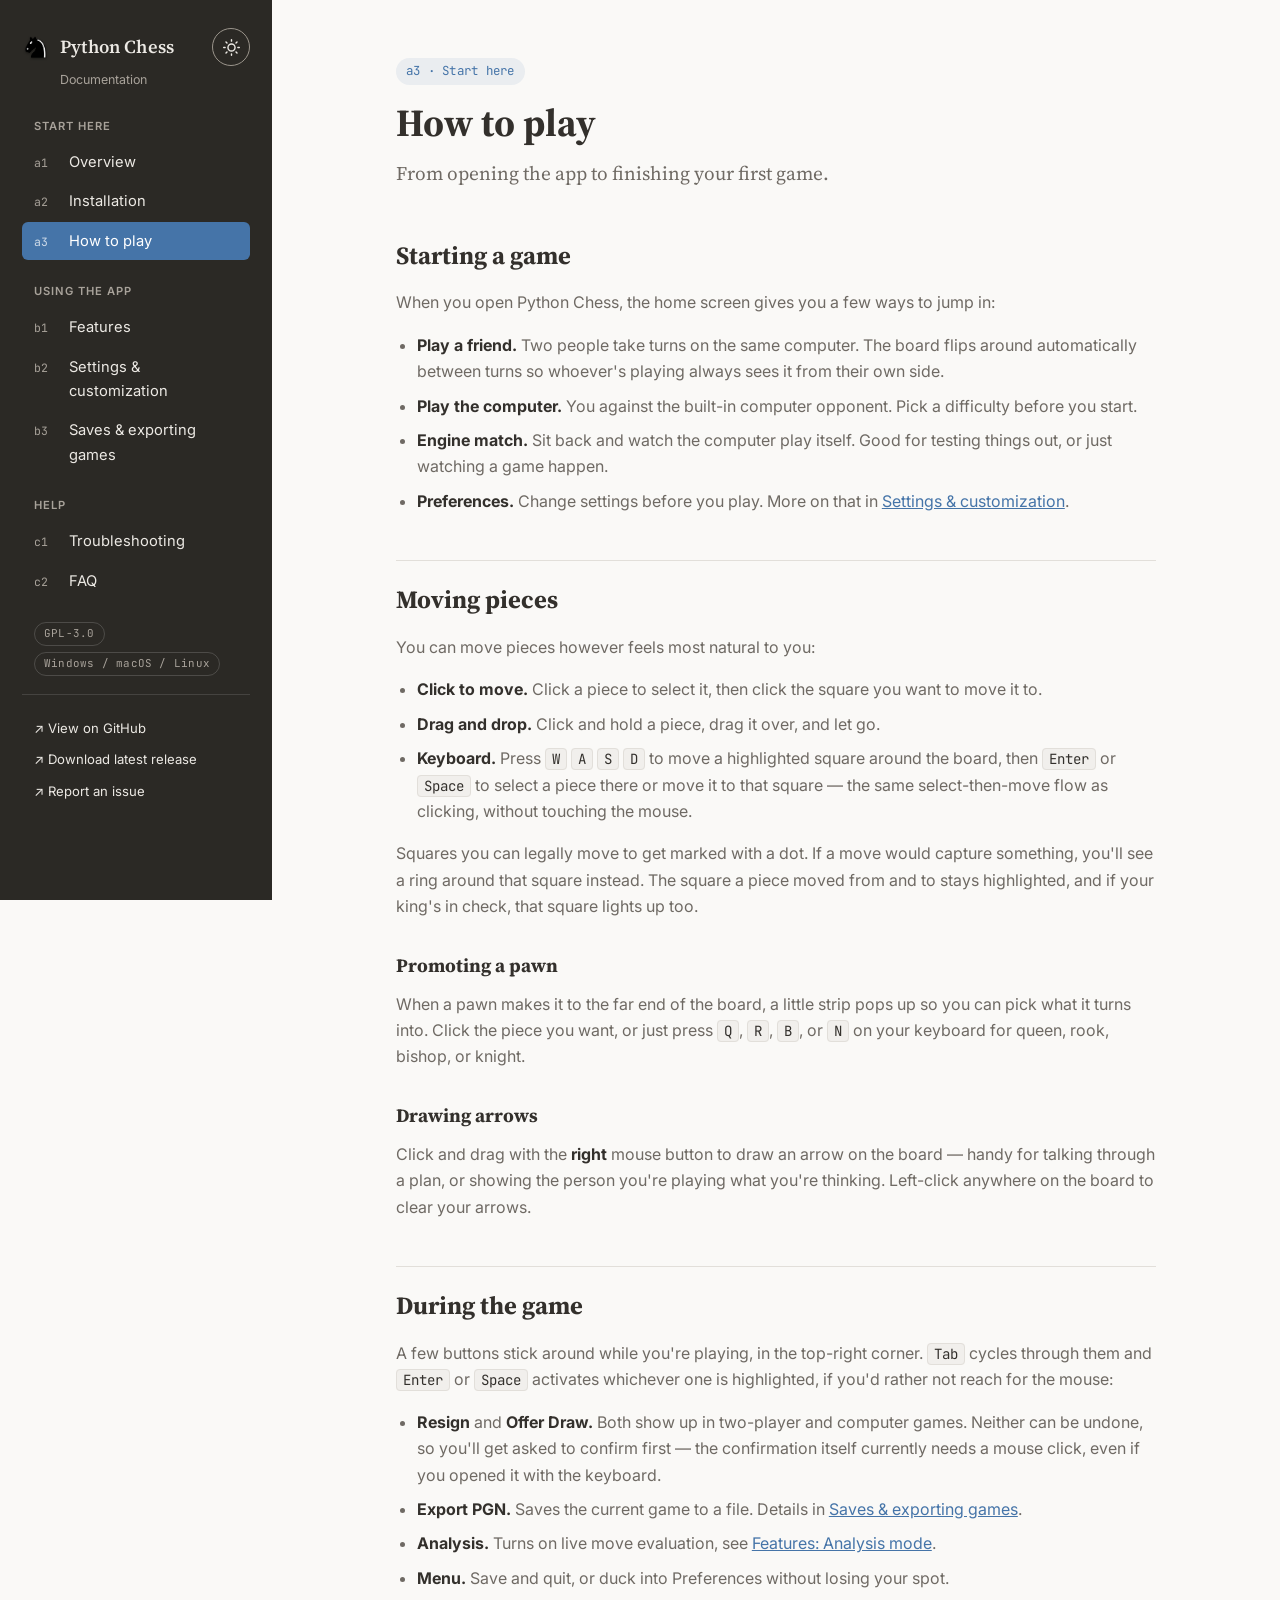
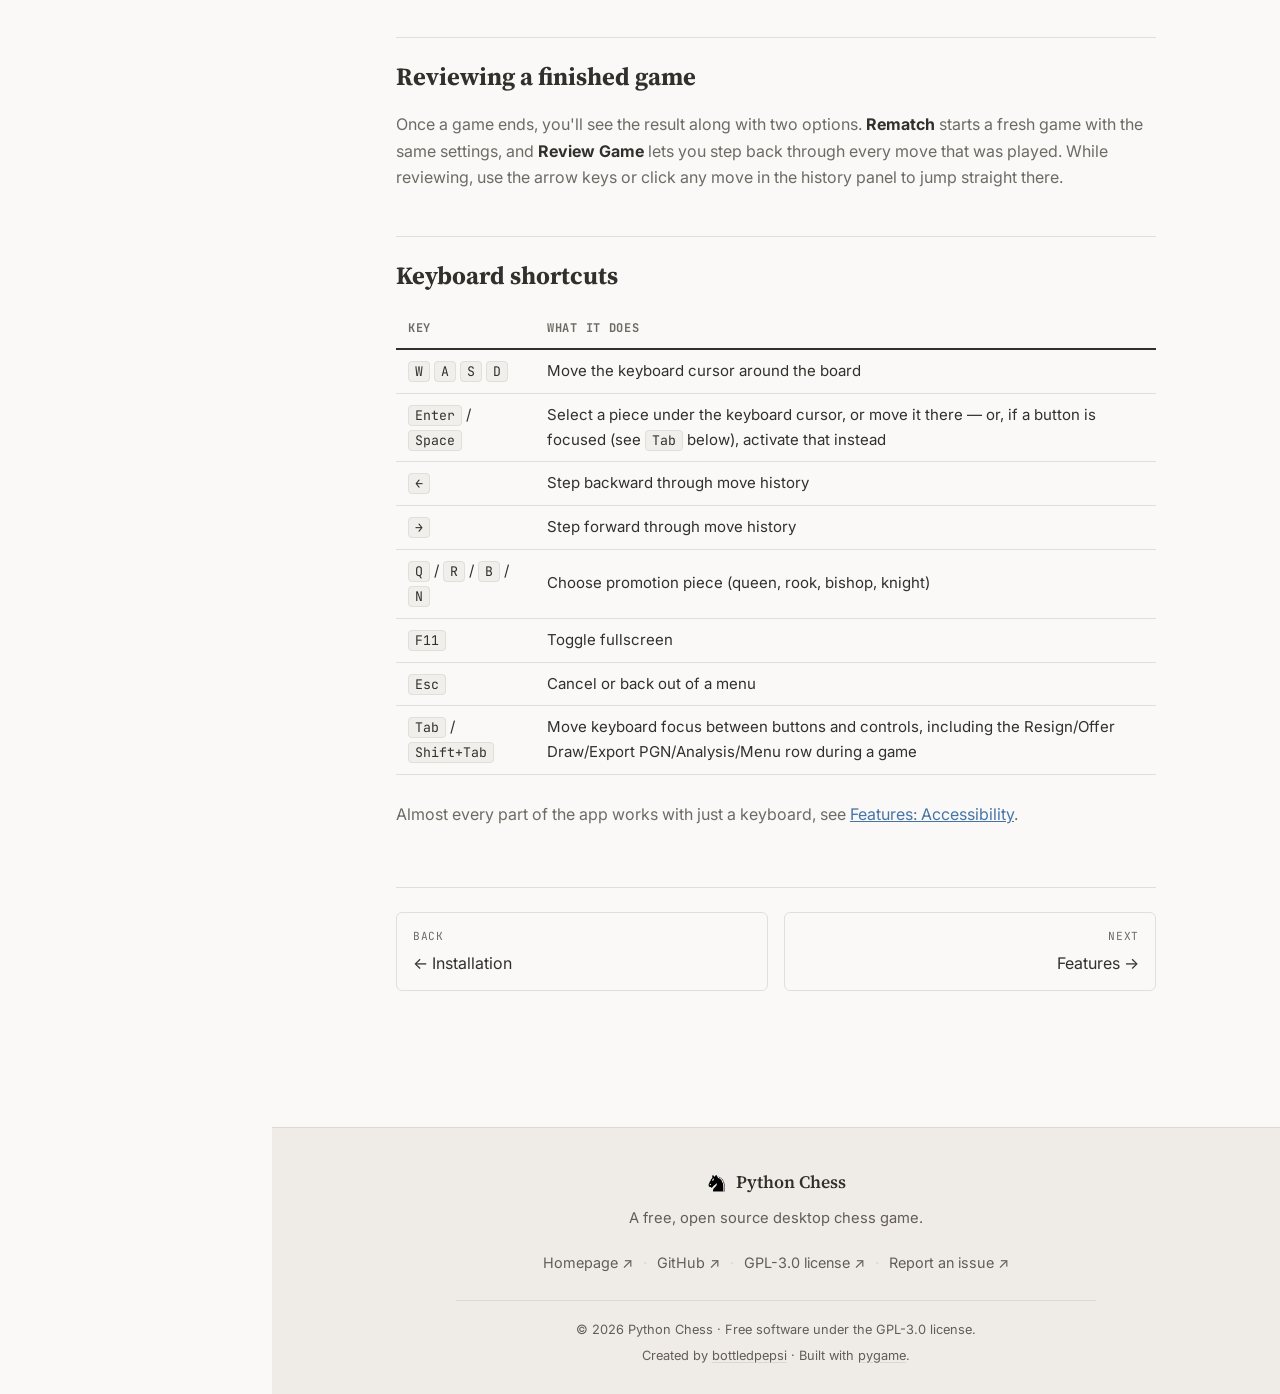
<file: docs/how-to-play.html>
<!DOCTYPE html>
<html lang="en" data-theme="dark">
<head>
<meta charset="UTF-8">
<meta name="viewport" content="width=device-width, initial-scale=1.0">
<title>How to play - Python Chess Docs</title>
<meta name="description" content="Game modes, moving pieces, and every keyboard shortcut in Python Chess.">
<link rel="icon" id="favicon" type="image/png" href="assets/imgs/w_knight.png">
<link rel="preconnect" href="https://fonts.googleapis.com">
<link href="https://fonts.googleapis.com/css2?family=Source+Serif+4:wght@500;600;700&family=Inter:wght@400;500;600;700&family=JetBrains+Mono:wght@400;500&display=swap" rel="stylesheet">
<link rel="stylesheet" href="assets/style.css">
<script>
  (function () {
    try {
      var stored = localStorage.getItem('theme');
      var theme = stored === 'light' || stored === 'dark'
        ? stored
        : (window.matchMedia('(prefers-color-scheme: light)').matches ? 'light' : 'dark');
      document.documentElement.setAttribute('data-theme', theme);
    } catch (e) {}
  })();
</script>
</head>
<body>

<a class="skip-link" href="#main">Skip to content</a>

<div class="topbar">
  <a class="brand" href="index.html"><img class="knight-icon" src="assets/imgs/w_knight.png" alt=""> Python Chess</a>
  <div class="topbar-right">
    <button class="theme-toggle" id="theme-toggle-mobile" type="button" aria-label="Switch to light theme" title="Toggle colour theme">
      <svg class="icon-sun" viewBox="0 0 24 24" fill="none" stroke="currentColor" stroke-width="2" stroke-linecap="round" stroke-linejoin="round" aria-hidden="true" focusable="false"><circle cx="12" cy="12" r="5"></circle><line x1="12" y1="1" x2="12" y2="3"></line><line x1="12" y1="21" x2="12" y2="23"></line><line x1="4.22" y1="4.22" x2="5.64" y2="5.64"></line><line x1="18.36" y1="18.36" x2="19.78" y2="19.78"></line><line x1="1" y1="12" x2="3" y2="12"></line><line x1="21" y1="12" x2="23" y2="12"></line><line x1="4.22" y1="19.78" x2="5.64" y2="18.36"></line><line x1="18.36" y1="5.64" x2="19.78" y2="4.22"></line></svg>
      <svg class="icon-moon" viewBox="0 0 24 24" fill="none" stroke="currentColor" stroke-width="2" stroke-linecap="round" stroke-linejoin="round" aria-hidden="true" focusable="false"><path d="M21 12.79A9 9 0 1 1 11.21 3 7 7 0 0 0 21 12.79z"></path></svg>
    </button>
    <button class="nav-toggle" aria-expanded="false" aria-label="Toggle navigation">Menu</button>
  </div>
</div>

<div class="shell">
  <aside class="sidebar">
    <div class="brand-row">
      <a class="brand" href="index.html">
        <img class="knight-icon" src="assets/imgs/w_knight.png" alt="">
        <span class="brand-name">Python Chess</span>
      </a>
      <button class="theme-toggle" id="theme-toggle" type="button" aria-label="Switch to light theme" title="Toggle colour theme">
        <svg class="icon-sun" viewBox="0 0 24 24" fill="none" stroke="currentColor" stroke-width="2" stroke-linecap="round" stroke-linejoin="round" aria-hidden="true" focusable="false"><circle cx="12" cy="12" r="5"></circle><line x1="12" y1="1" x2="12" y2="3"></line><line x1="12" y1="21" x2="12" y2="23"></line><line x1="4.22" y1="4.22" x2="5.64" y2="5.64"></line><line x1="18.36" y1="18.36" x2="19.78" y2="19.78"></line><line x1="1" y1="12" x2="3" y2="12"></line><line x1="21" y1="12" x2="23" y2="12"></line><line x1="4.22" y1="19.78" x2="5.64" y2="18.36"></line><line x1="18.36" y1="5.64" x2="19.78" y2="4.22"></line></svg>
        <svg class="icon-moon" viewBox="0 0 24 24" fill="none" stroke="currentColor" stroke-width="2" stroke-linecap="round" stroke-linejoin="round" aria-hidden="true" focusable="false"><path d="M21 12.79A9 9 0 1 1 11.21 3 7 7 0 0 0 21 12.79z"></path></svg>
      </button>
    </div>
    <p class="tagline">Documentation</p>

    <nav aria-label="Documentation">
      <div class="nav-group">
        <p class="nav-group-label">Start here</p>
        <ul>
          <li><a href="index.html"><span class="sq">a1</span>Overview</a></li>
          <li><a href="installation.html"><span class="sq">a2</span>Installation</a></li>
          <li><a href="how-to-play.html"><span class="sq">a3</span>How to play</a></li>
        </ul>
      </div>
      <div class="nav-group">
        <p class="nav-group-label">Using the app</p>
        <ul>
          <li><a href="features.html"><span class="sq">b1</span>Features</a></li>
          <li><a href="settings.html"><span class="sq">b2</span>Settings &amp; customization</a></li>
          <li><a href="saves-and-export.html"><span class="sq">b3</span>Saves &amp; exporting games</a></li>
        </ul>
      </div>
      <div class="nav-group">
        <p class="nav-group-label">Help</p>
        <ul>
          <li><a href="troubleshooting.html"><span class="sq">c1</span>Troubleshooting</a></li>
          <li><a href="faq.html"><span class="sq">c2</span>FAQ</a></li>
        </ul>
      </div>
    </nav>

    <div class="sidebar-meta">
      <span class="sidebar-badge">GPL-3.0</span>
      <span class="sidebar-badge">Windows / macOS / Linux</span>
    </div>
    <div class="sidebar-footer">
      <a href="https://github.com/bottledpepsi/Python-Chess">↗ View on GitHub</a>
      <a href="https://github.com/bottledpepsi/Python-Chess/releases">↗ Download latest release</a>
      <a href="https://github.com/bottledpepsi/Python-Chess/issues">↗ Report an issue</a>
    </div>
  </aside>

  <main id="main">
    <div class="content">

      <span class="eyebrow">a3 · Start here</span>
      <h1>How to play</h1>
      <p class="lede">From opening the app to finishing your first game.</p>

      <h2>Starting a game</h2>
      <p>When you open Python Chess, the home screen gives you a few ways to jump in:</p>
      <ul>
        <li><strong>Play a friend.</strong> Two people take turns on the same computer. The board flips around automatically between turns so whoever's playing always sees it from their own side.</li>
        <li><strong>Play the computer.</strong> You against the built-in computer opponent. Pick a difficulty before you start.</li>
        <li><strong>Engine match.</strong> Sit back and watch the computer play itself. Good for testing things out, or just watching a game happen.</li>
        <li><strong>Preferences.</strong> Change settings before you play. More on that in <a href="settings.html">Settings &amp; customization</a>.</li>
      </ul>

      <h2>Moving pieces</h2>
      <p>You can move pieces however feels most natural to you:</p>
      <ul>
        <li><strong>Click to move.</strong> Click a piece to select it, then click the square you want to move it to.</li>
        <li><strong>Drag and drop.</strong> Click and hold a piece, drag it over, and let go.</li>
        <li><strong>Keyboard.</strong> Press <code>W</code> <code>A</code> <code>S</code> <code>D</code> to move a highlighted square around the board, then <code>Enter</code> or <code>Space</code> to select a piece there or move it to that square — the same select-then-move flow as clicking, without touching the mouse.</li>
      </ul>
      <p>Squares you can legally move to get marked with a dot. If a move would capture something, you'll see a ring around that square instead. The square a piece moved from and to stays highlighted, and if your king's in check, that square lights up too.</p>

      <h3>Promoting a pawn</h3>
      <p>When a pawn makes it to the far end of the board, a little strip pops up so you can pick what it turns into. Click the piece you want, or just press <code>Q</code>, <code>R</code>, <code>B</code>, or <code>N</code> on your keyboard for queen, rook, bishop, or knight.</p>

      <h3>Drawing arrows</h3>
      <p>Click and drag with the <strong>right</strong> mouse button to draw an arrow on the board — handy for talking through a plan, or showing the person you're playing what you're thinking. Left-click anywhere on the board to clear your arrows.</p>

      <h2>During the game</h2>
      <p>A few buttons stick around while you're playing, in the top-right corner. <code>Tab</code> cycles through them and <code>Enter</code> or <code>Space</code> activates whichever one is highlighted, if you'd rather not reach for the mouse:</p>
      <ul>
        <li><strong>Resign</strong> and <strong>Offer Draw.</strong> Both show up in two-player and computer games. Neither can be undone, so you'll get asked to confirm first — the confirmation itself currently needs a mouse click, even if you opened it with the keyboard.</li>
        <li><strong>Export PGN.</strong> Saves the current game to a file. Details in <a href="saves-and-export.html">Saves &amp; exporting games</a>.</li>
        <li><strong>Analysis.</strong> Turns on live move evaluation, see <a href="features.html#analysis">Features: Analysis mode</a>.</li>
        <li><strong>Menu.</strong> Save and quit, or duck into Preferences without losing your spot.</li>
      </ul>

      <h2>Reviewing a finished game</h2>
      <p>Once a game ends, you'll see the result along with two options. <strong>Rematch</strong> starts a fresh game with the same settings, and <strong>Review Game</strong> lets you step back through every move that was played. While reviewing, use the arrow keys or click any move in the history panel to jump straight there.</p>

      <h2 id="keyboard-shortcuts">Keyboard shortcuts</h2>
      <table>
        <thead>
          <tr><th>Key</th><th>What it does</th></tr>
        </thead>
        <tbody>
          <tr><td><code>W</code> <code>A</code> <code>S</code> <code>D</code></td><td>Move the keyboard cursor around the board</td></tr>
          <tr><td><code>Enter</code> / <code>Space</code></td><td>Select a piece under the keyboard cursor, or move it there — or, if a button is focused (see <code>Tab</code> below), activate that instead</td></tr>
          <tr><td><code>←</code></td><td>Step backward through move history</td></tr>
          <tr><td><code>→</code></td><td>Step forward through move history</td></tr>
          <tr><td><code>Q</code> / <code>R</code> / <code>B</code> / <code>N</code></td><td>Choose promotion piece (queen, rook, bishop, knight)</td></tr>
          <tr><td><code>F11</code></td><td>Toggle fullscreen</td></tr>
          <tr><td><code>Esc</code></td><td>Cancel or back out of a menu</td></tr>
          <tr><td><code>Tab</code> / <code>Shift+Tab</code></td><td>Move keyboard focus between buttons and controls, including the Resign/Offer Draw/Export PGN/Analysis/Menu row during a game</td></tr>
        </tbody>
      </table>
      <p>Almost every part of the app works with just a keyboard, see <a href="features.html#accessibility">Features: Accessibility</a>.</p>

      <div class="page-nav">
        <a class="prev" href="installation.html">
          <span class="dir">Back</span>
          ← Installation
        </a>
        <a class="next" href="features.html">
          <span class="dir">Next</span>
          Features →
        </a>
      </div>

    </div>
    <div id="site-footer-slot"></div>
  </main>
</div>

<script src="assets/footer.js"></script>
<script src="assets/theme.js"></script>
</body>
</html>
</file>
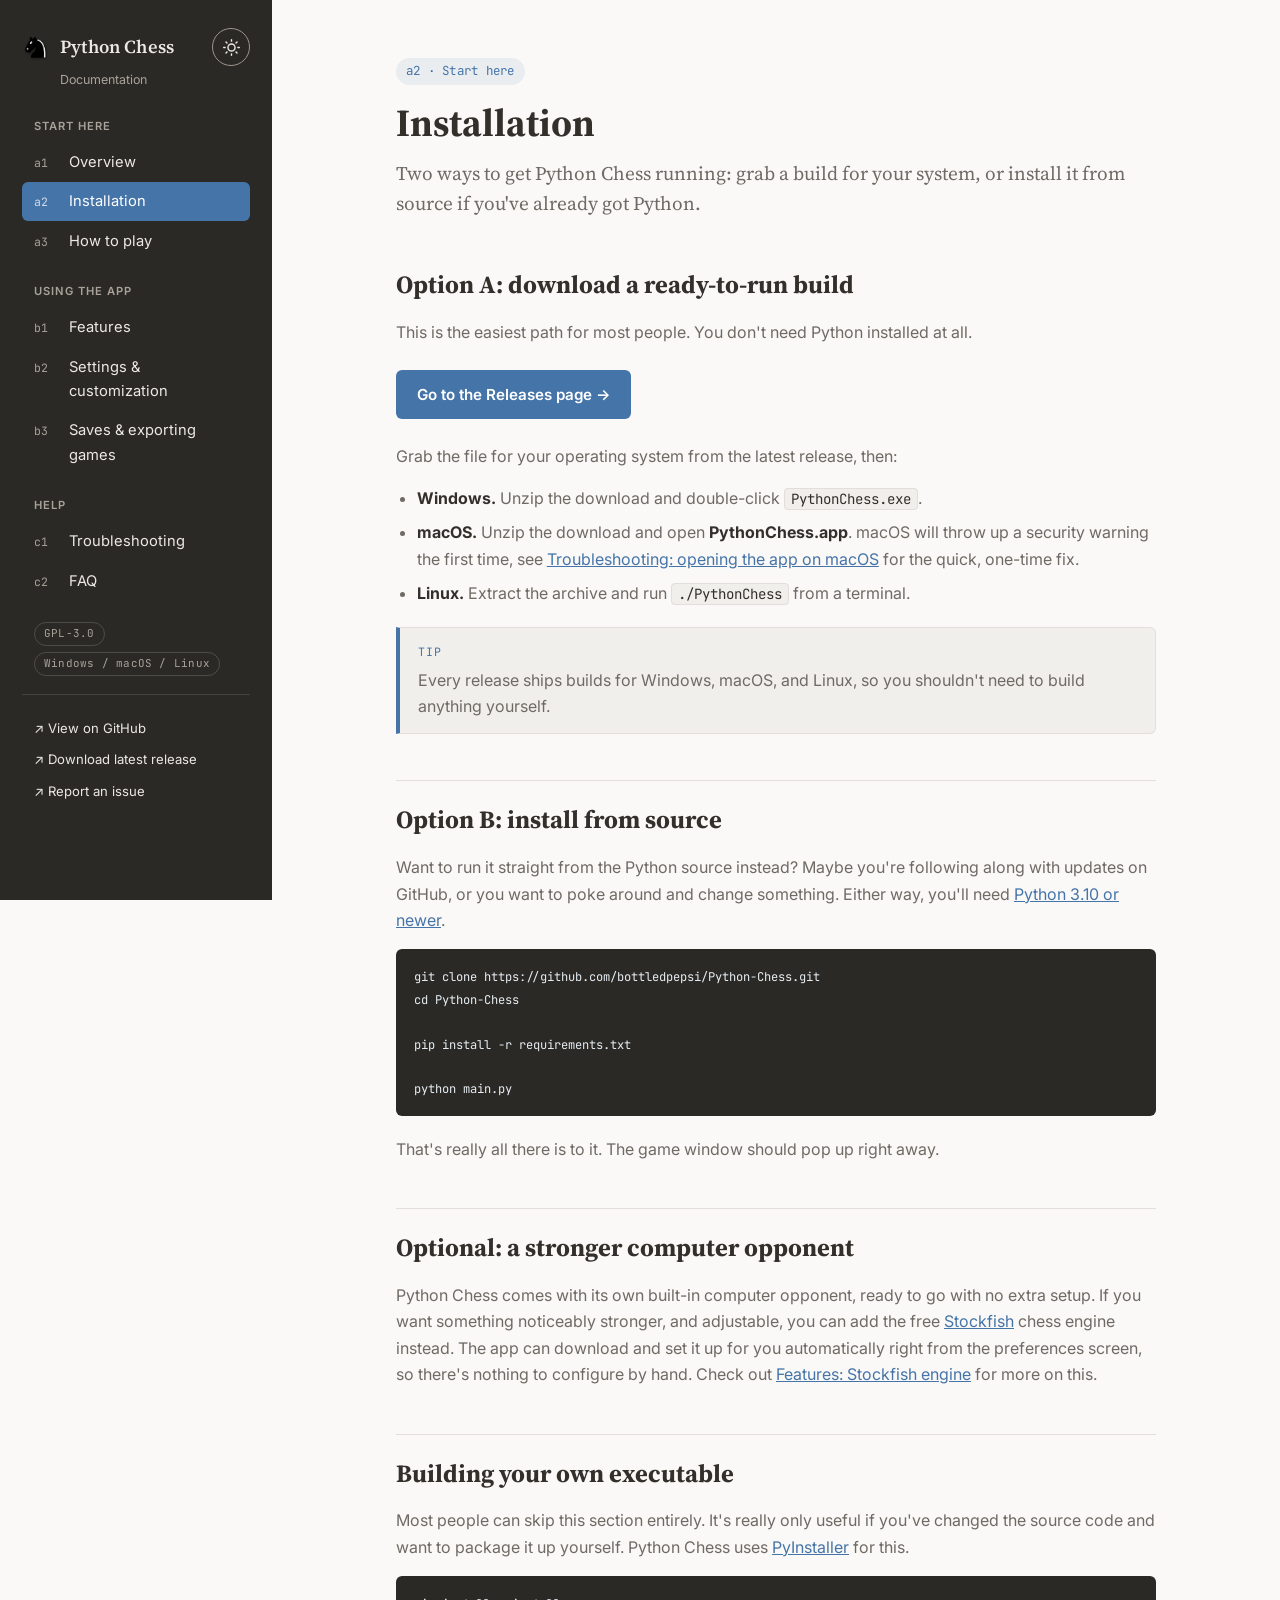
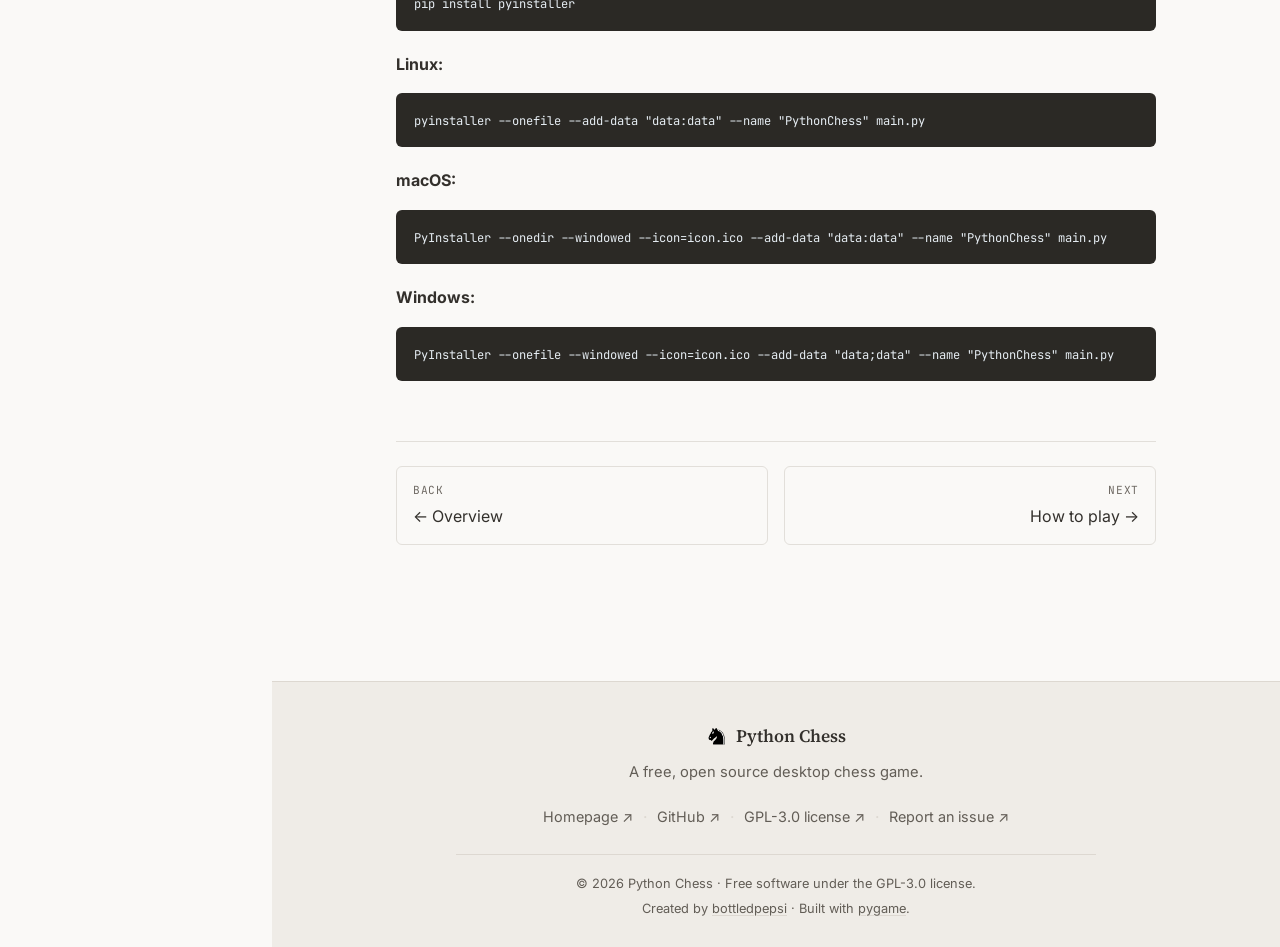
<file: docs/installation.html>
<!DOCTYPE html>
<html lang="en" data-theme="dark">
<head>
<meta charset="UTF-8">
<meta name="viewport" content="width=device-width, initial-scale=1.0">
<title>Installation - Python Chess Docs</title>
<meta name="description" content="How to install Python Chess: download a ready-to-run build, or install from source.">
<link rel="icon" id="favicon" type="image/png" href="assets/imgs/w_knight.png">
<link rel="preconnect" href="https://fonts.googleapis.com">
<link href="https://fonts.googleapis.com/css2?family=Source+Serif+4:wght@500;600;700&family=Inter:wght@400;500;600;700&family=JetBrains+Mono:wght@400;500&display=swap" rel="stylesheet">
<link rel="stylesheet" href="assets/style.css">
<script>
  (function () {
    try {
      var stored = localStorage.getItem('theme');
      var theme = stored === 'light' || stored === 'dark'
        ? stored
        : (window.matchMedia('(prefers-color-scheme: light)').matches ? 'light' : 'dark');
      document.documentElement.setAttribute('data-theme', theme);
    } catch (e) {}
  })();
</script>
</head>
<body>

<a class="skip-link" href="#main">Skip to content</a>

<div class="topbar">
  <a class="brand" href="index.html"><img class="knight-icon" src="assets/imgs/w_knight.png" alt=""> Python Chess</a>
  <div class="topbar-right">
    <button class="theme-toggle" id="theme-toggle-mobile" type="button" aria-label="Switch to light theme" title="Toggle colour theme">
      <svg class="icon-sun" viewBox="0 0 24 24" fill="none" stroke="currentColor" stroke-width="2" stroke-linecap="round" stroke-linejoin="round" aria-hidden="true" focusable="false"><circle cx="12" cy="12" r="5"></circle><line x1="12" y1="1" x2="12" y2="3"></line><line x1="12" y1="21" x2="12" y2="23"></line><line x1="4.22" y1="4.22" x2="5.64" y2="5.64"></line><line x1="18.36" y1="18.36" x2="19.78" y2="19.78"></line><line x1="1" y1="12" x2="3" y2="12"></line><line x1="21" y1="12" x2="23" y2="12"></line><line x1="4.22" y1="19.78" x2="5.64" y2="18.36"></line><line x1="18.36" y1="5.64" x2="19.78" y2="4.22"></line></svg>
      <svg class="icon-moon" viewBox="0 0 24 24" fill="none" stroke="currentColor" stroke-width="2" stroke-linecap="round" stroke-linejoin="round" aria-hidden="true" focusable="false"><path d="M21 12.79A9 9 0 1 1 11.21 3 7 7 0 0 0 21 12.79z"></path></svg>
    </button>
    <button class="nav-toggle" aria-expanded="false" aria-label="Toggle navigation">Menu</button>
  </div>
</div>

<div class="shell">
  <aside class="sidebar">
    <div class="brand-row">
      <a class="brand" href="index.html">
        <img class="knight-icon" src="assets/imgs/w_knight.png" alt="">
        <span class="brand-name">Python Chess</span>
      </a>
      <button class="theme-toggle" id="theme-toggle" type="button" aria-label="Switch to light theme" title="Toggle colour theme">
        <svg class="icon-sun" viewBox="0 0 24 24" fill="none" stroke="currentColor" stroke-width="2" stroke-linecap="round" stroke-linejoin="round" aria-hidden="true" focusable="false"><circle cx="12" cy="12" r="5"></circle><line x1="12" y1="1" x2="12" y2="3"></line><line x1="12" y1="21" x2="12" y2="23"></line><line x1="4.22" y1="4.22" x2="5.64" y2="5.64"></line><line x1="18.36" y1="18.36" x2="19.78" y2="19.78"></line><line x1="1" y1="12" x2="3" y2="12"></line><line x1="21" y1="12" x2="23" y2="12"></line><line x1="4.22" y1="19.78" x2="5.64" y2="18.36"></line><line x1="18.36" y1="5.64" x2="19.78" y2="4.22"></line></svg>
        <svg class="icon-moon" viewBox="0 0 24 24" fill="none" stroke="currentColor" stroke-width="2" stroke-linecap="round" stroke-linejoin="round" aria-hidden="true" focusable="false"><path d="M21 12.79A9 9 0 1 1 11.21 3 7 7 0 0 0 21 12.79z"></path></svg>
      </button>
    </div>
    <p class="tagline">Documentation</p>

    <nav aria-label="Documentation">
      <div class="nav-group">
        <p class="nav-group-label">Start here</p>
        <ul>
          <li><a href="index.html"><span class="sq">a1</span>Overview</a></li>
          <li><a href="installation.html"><span class="sq">a2</span>Installation</a></li>
          <li><a href="how-to-play.html"><span class="sq">a3</span>How to play</a></li>
        </ul>
      </div>
      <div class="nav-group">
        <p class="nav-group-label">Using the app</p>
        <ul>
          <li><a href="features.html"><span class="sq">b1</span>Features</a></li>
          <li><a href="settings.html"><span class="sq">b2</span>Settings &amp; customization</a></li>
          <li><a href="saves-and-export.html"><span class="sq">b3</span>Saves &amp; exporting games</a></li>
        </ul>
      </div>
      <div class="nav-group">
        <p class="nav-group-label">Help</p>
        <ul>
          <li><a href="troubleshooting.html"><span class="sq">c1</span>Troubleshooting</a></li>
          <li><a href="faq.html"><span class="sq">c2</span>FAQ</a></li>
        </ul>
      </div>
    </nav>

    <div class="sidebar-meta">
      <span class="sidebar-badge">GPL-3.0</span>
      <span class="sidebar-badge">Windows / macOS / Linux</span>
    </div>
    <div class="sidebar-footer">
      <a href="https://github.com/bottledpepsi/Python-Chess">↗ View on GitHub</a>
      <a href="https://github.com/bottledpepsi/Python-Chess/releases">↗ Download latest release</a>
      <a href="https://github.com/bottledpepsi/Python-Chess/issues">↗ Report an issue</a>
    </div>
  </aside>

  <main id="main">
    <div class="content">

      <span class="eyebrow">a2 · Start here</span>
      <h1>Installation</h1>
      <p class="lede">Two ways to get Python Chess running: grab a build for your system, or install it from source if you've already got Python.</p>

      <h2>Option A: download a ready-to-run build</h2>
      <p>This is the easiest path for most people. You don't need Python installed at all.</p>
      <div class="btn-row">
        <a class="btn btn-primary" href="https://github.com/bottledpepsi/Python-Chess/releases">Go to the Releases page →</a>
      </div>
      <p>Grab the file for your operating system from the latest release, then:</p>
      <ul>
        <li><strong>Windows.</strong> Unzip the download and double-click <code>PythonChess.exe</code>.</li>
        <li><strong>macOS.</strong> Unzip the download and open <strong>PythonChess.app</strong>. macOS will throw up a security warning the first time, see <a href="troubleshooting.html#macos">Troubleshooting: opening the app on macOS</a> for the quick, one-time fix.</li>
        <li><strong>Linux.</strong> Extract the archive and run <code>./PythonChess</code> from a terminal.</li>
      </ul>

      <div class="callout tip">
        <span class="callout-label">Tip</span>
        <p>Every release ships builds for Windows, macOS, and Linux, so you shouldn't need to build anything yourself.</p>
      </div>

      <h2>Option B: install from source</h2>
      <p>Want to run it straight from the Python source instead? Maybe you're following along with updates on GitHub, or you want to poke around and change something. Either way, you'll need <a href="https://www.python.org/downloads/">Python 3.10 or newer</a>.</p>
      <pre><code>git clone https://github.com/bottledpepsi/Python-Chess.git
cd Python-Chess

pip install -r requirements.txt

python main.py</code></pre>
      <p>That's really all there is to it. The game window should pop up right away.</p>

      <h2>Optional: a stronger computer opponent</h2>
      <p>Python Chess comes with its own built-in computer opponent, ready to go with no extra setup. If you want something noticeably stronger, and adjustable, you can add the free <a href="https://stockfishchess.org/">Stockfish</a> chess engine instead. The app can download and set it up for you automatically right from the preferences screen, so there's nothing to configure by hand. Check out <a href="features.html#stockfish">Features: Stockfish engine</a> for more on this.</p>

      <h2>Building your own executable</h2>
      <p>Most people can skip this section entirely. It's really only useful if you've changed the source code and want to package it up yourself. Python Chess uses <a href="https://pyinstaller.org/">PyInstaller</a> for this.</p>
      <pre><code>pip install pyinstaller</code></pre>
      <p><strong>Linux:</strong></p>
      <pre><code>pyinstaller --onefile --add-data "data:data" --name "PythonChess" main.py</code></pre>
      <p><strong>macOS:</strong></p>
      <pre><code>PyInstaller --onedir --windowed --icon=icon.ico --add-data "data:data" --name "PythonChess" main.py</code></pre>
      <p><strong>Windows:</strong></p>
      <pre><code>PyInstaller --onefile --windowed --icon=icon.ico --add-data "data;data" --name "PythonChess" main.py</code></pre>

      <div class="page-nav">
        <a class="prev" href="index.html">
          <span class="dir">Back</span>
          ← Overview
        </a>
        <a class="next" href="how-to-play.html">
          <span class="dir">Next</span>
          How to play →
        </a>
      </div>

    </div>
    <div id="site-footer-slot"></div>
  </main>
</div>

<script src="assets/footer.js"></script>
<script src="assets/theme.js"></script>
</body>
</html>
</file>
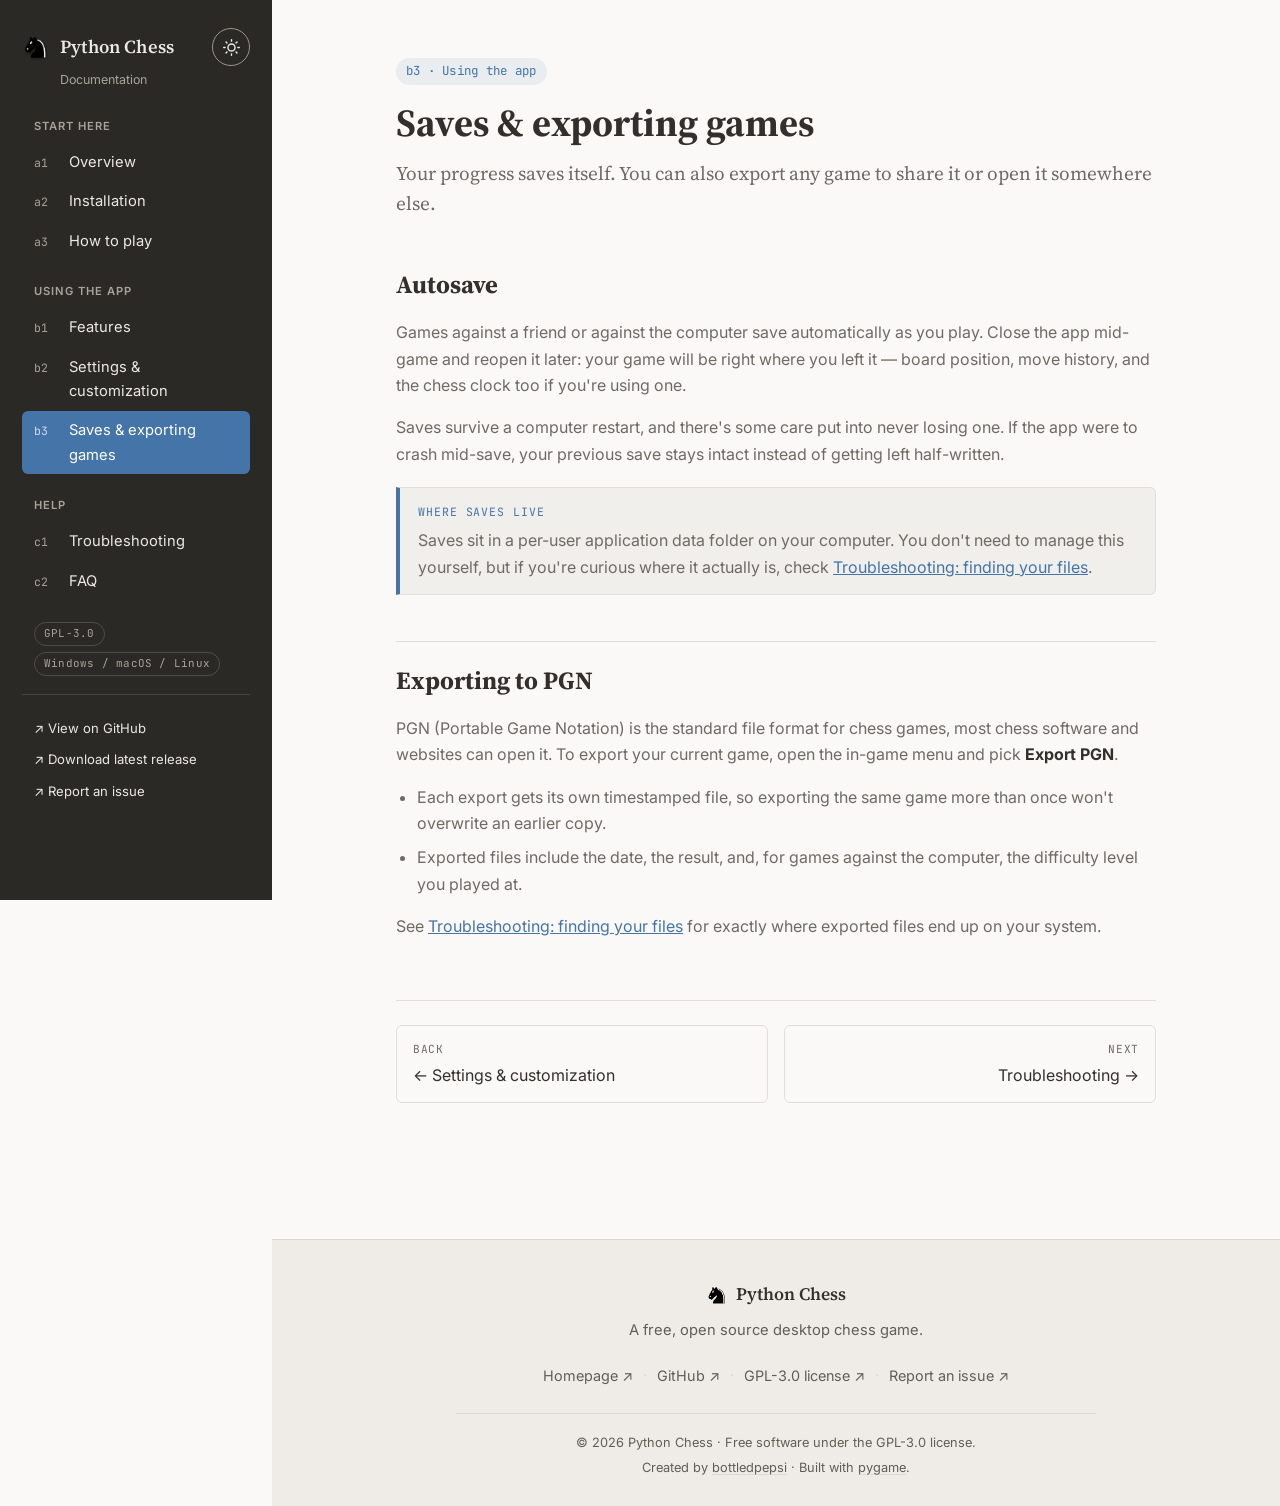
<file: docs/saves-and-export.html>
<!DOCTYPE html>
<html lang="en" data-theme="dark">
<head>
<meta charset="UTF-8">
<meta name="viewport" content="width=device-width, initial-scale=1.0">
<title>Saves &amp; exporting games - Python Chess Docs</title>
<meta name="description" content="How autosave works in Python Chess, and how to export a finished game to a PGN file.">
<link rel="icon" id="favicon" type="image/png" href="assets/imgs/w_knight.png">
<link rel="preconnect" href="https://fonts.googleapis.com">
<link href="https://fonts.googleapis.com/css2?family=Source+Serif+4:wght@500;600;700&family=Inter:wght@400;500;600;700&family=JetBrains+Mono:wght@400;500&display=swap" rel="stylesheet">
<link rel="stylesheet" href="assets/style.css">
<script>
  (function () {
    try {
      var stored = localStorage.getItem('theme');
      var theme = stored === 'light' || stored === 'dark'
        ? stored
        : (window.matchMedia('(prefers-color-scheme: light)').matches ? 'light' : 'dark');
      document.documentElement.setAttribute('data-theme', theme);
    } catch (e) {}
  })();
</script>
</head>
<body>

<a class="skip-link" href="#main">Skip to content</a>

<div class="topbar">
  <a class="brand" href="index.html"><img class="knight-icon" src="assets/imgs/w_knight.png" alt=""> Python Chess</a>
  <div class="topbar-right">
    <button class="theme-toggle" id="theme-toggle-mobile" type="button" aria-label="Switch to light theme" title="Toggle colour theme">
      <svg class="icon-sun" viewBox="0 0 24 24" fill="none" stroke="currentColor" stroke-width="2" stroke-linecap="round" stroke-linejoin="round" aria-hidden="true" focusable="false"><circle cx="12" cy="12" r="5"></circle><line x1="12" y1="1" x2="12" y2="3"></line><line x1="12" y1="21" x2="12" y2="23"></line><line x1="4.22" y1="4.22" x2="5.64" y2="5.64"></line><line x1="18.36" y1="18.36" x2="19.78" y2="19.78"></line><line x1="1" y1="12" x2="3" y2="12"></line><line x1="21" y1="12" x2="23" y2="12"></line><line x1="4.22" y1="19.78" x2="5.64" y2="18.36"></line><line x1="18.36" y1="5.64" x2="19.78" y2="4.22"></line></svg>
      <svg class="icon-moon" viewBox="0 0 24 24" fill="none" stroke="currentColor" stroke-width="2" stroke-linecap="round" stroke-linejoin="round" aria-hidden="true" focusable="false"><path d="M21 12.79A9 9 0 1 1 11.21 3 7 7 0 0 0 21 12.79z"></path></svg>
    </button>
    <button class="nav-toggle" aria-expanded="false" aria-label="Toggle navigation">Menu</button>
  </div>
</div>

<div class="shell">
  <aside class="sidebar">
    <div class="brand-row">
      <a class="brand" href="index.html">
        <img class="knight-icon" src="assets/imgs/w_knight.png" alt="">
        <span class="brand-name">Python Chess</span>
      </a>
      <button class="theme-toggle" id="theme-toggle" type="button" aria-label="Switch to light theme" title="Toggle colour theme">
        <svg class="icon-sun" viewBox="0 0 24 24" fill="none" stroke="currentColor" stroke-width="2" stroke-linecap="round" stroke-linejoin="round" aria-hidden="true" focusable="false"><circle cx="12" cy="12" r="5"></circle><line x1="12" y1="1" x2="12" y2="3"></line><line x1="12" y1="21" x2="12" y2="23"></line><line x1="4.22" y1="4.22" x2="5.64" y2="5.64"></line><line x1="18.36" y1="18.36" x2="19.78" y2="19.78"></line><line x1="1" y1="12" x2="3" y2="12"></line><line x1="21" y1="12" x2="23" y2="12"></line><line x1="4.22" y1="19.78" x2="5.64" y2="18.36"></line><line x1="18.36" y1="5.64" x2="19.78" y2="4.22"></line></svg>
        <svg class="icon-moon" viewBox="0 0 24 24" fill="none" stroke="currentColor" stroke-width="2" stroke-linecap="round" stroke-linejoin="round" aria-hidden="true" focusable="false"><path d="M21 12.79A9 9 0 1 1 11.21 3 7 7 0 0 0 21 12.79z"></path></svg>
      </button>
    </div>
    <p class="tagline">Documentation</p>

    <nav aria-label="Documentation">
      <div class="nav-group">
        <p class="nav-group-label">Start here</p>
        <ul>
          <li><a href="index.html"><span class="sq">a1</span>Overview</a></li>
          <li><a href="installation.html"><span class="sq">a2</span>Installation</a></li>
          <li><a href="how-to-play.html"><span class="sq">a3</span>How to play</a></li>
        </ul>
      </div>
      <div class="nav-group">
        <p class="nav-group-label">Using the app</p>
        <ul>
          <li><a href="features.html"><span class="sq">b1</span>Features</a></li>
          <li><a href="settings.html"><span class="sq">b2</span>Settings &amp; customization</a></li>
          <li><a href="saves-and-export.html"><span class="sq">b3</span>Saves &amp; exporting games</a></li>
        </ul>
      </div>
      <div class="nav-group">
        <p class="nav-group-label">Help</p>
        <ul>
          <li><a href="troubleshooting.html"><span class="sq">c1</span>Troubleshooting</a></li>
          <li><a href="faq.html"><span class="sq">c2</span>FAQ</a></li>
        </ul>
      </div>
    </nav>

    <div class="sidebar-meta">
      <span class="sidebar-badge">GPL-3.0</span>
      <span class="sidebar-badge">Windows / macOS / Linux</span>
    </div>
    <div class="sidebar-footer">
      <a href="https://github.com/bottledpepsi/Python-Chess">↗ View on GitHub</a>
      <a href="https://github.com/bottledpepsi/Python-Chess/releases">↗ Download latest release</a>
      <a href="https://github.com/bottledpepsi/Python-Chess/issues">↗ Report an issue</a>
    </div>
  </aside>

  <main id="main">
    <div class="content">

      <span class="eyebrow">b3 · Using the app</span>
      <h1>Saves &amp; exporting games</h1>
      <p class="lede">Your progress saves itself. You can also export any game to share it or open it somewhere else.</p>

      <h2>Autosave</h2>
      <p>Games against a friend or against the computer save automatically as you play. Close the app mid-game and reopen it later: your game will be right where you left it — board position, move history, and the chess clock too if you're using one.</p>
      <p>Saves survive a computer restart, and there's some care put into never losing one. If the app were to crash mid-save, your previous save stays intact instead of getting left half-written.</p>

      <div class="callout tip">
        <span class="callout-label">Where saves live</span>
        <p>Saves sit in a per-user application data folder on your computer. You don't need to manage this yourself, but if you're curious where it actually is, check <a href="troubleshooting.html#locations">Troubleshooting: finding your files</a>.</p>
      </div>

      <h2 id="export">Exporting to PGN</h2>
      <p>PGN (Portable Game Notation) is the standard file format for chess games, most chess software and websites can open it. To export your current game, open the in-game menu and pick <strong>Export PGN</strong>.</p>
      <ul>
        <li>Each export gets its own timestamped file, so exporting the same game more than once won't overwrite an earlier copy.</li>
        <li>Exported files include the date, the result, and, for games against the computer, the difficulty level you played at.</li>
      </ul>
      <p>See <a href="troubleshooting.html#locations">Troubleshooting: finding your files</a> for exactly where exported files end up on your system.</p>

      <div class="page-nav">
        <a class="prev" href="settings.html">
          <span class="dir">Back</span>
          ← Settings &amp; customization
        </a>
        <a class="next" href="troubleshooting.html">
          <span class="dir">Next</span>
          Troubleshooting →
        </a>
      </div>

    </div>
    <div id="site-footer-slot"></div>
  </main>
</div>

<script src="assets/footer.js"></script>
<script src="assets/theme.js"></script>
</body>
</html>
</file>
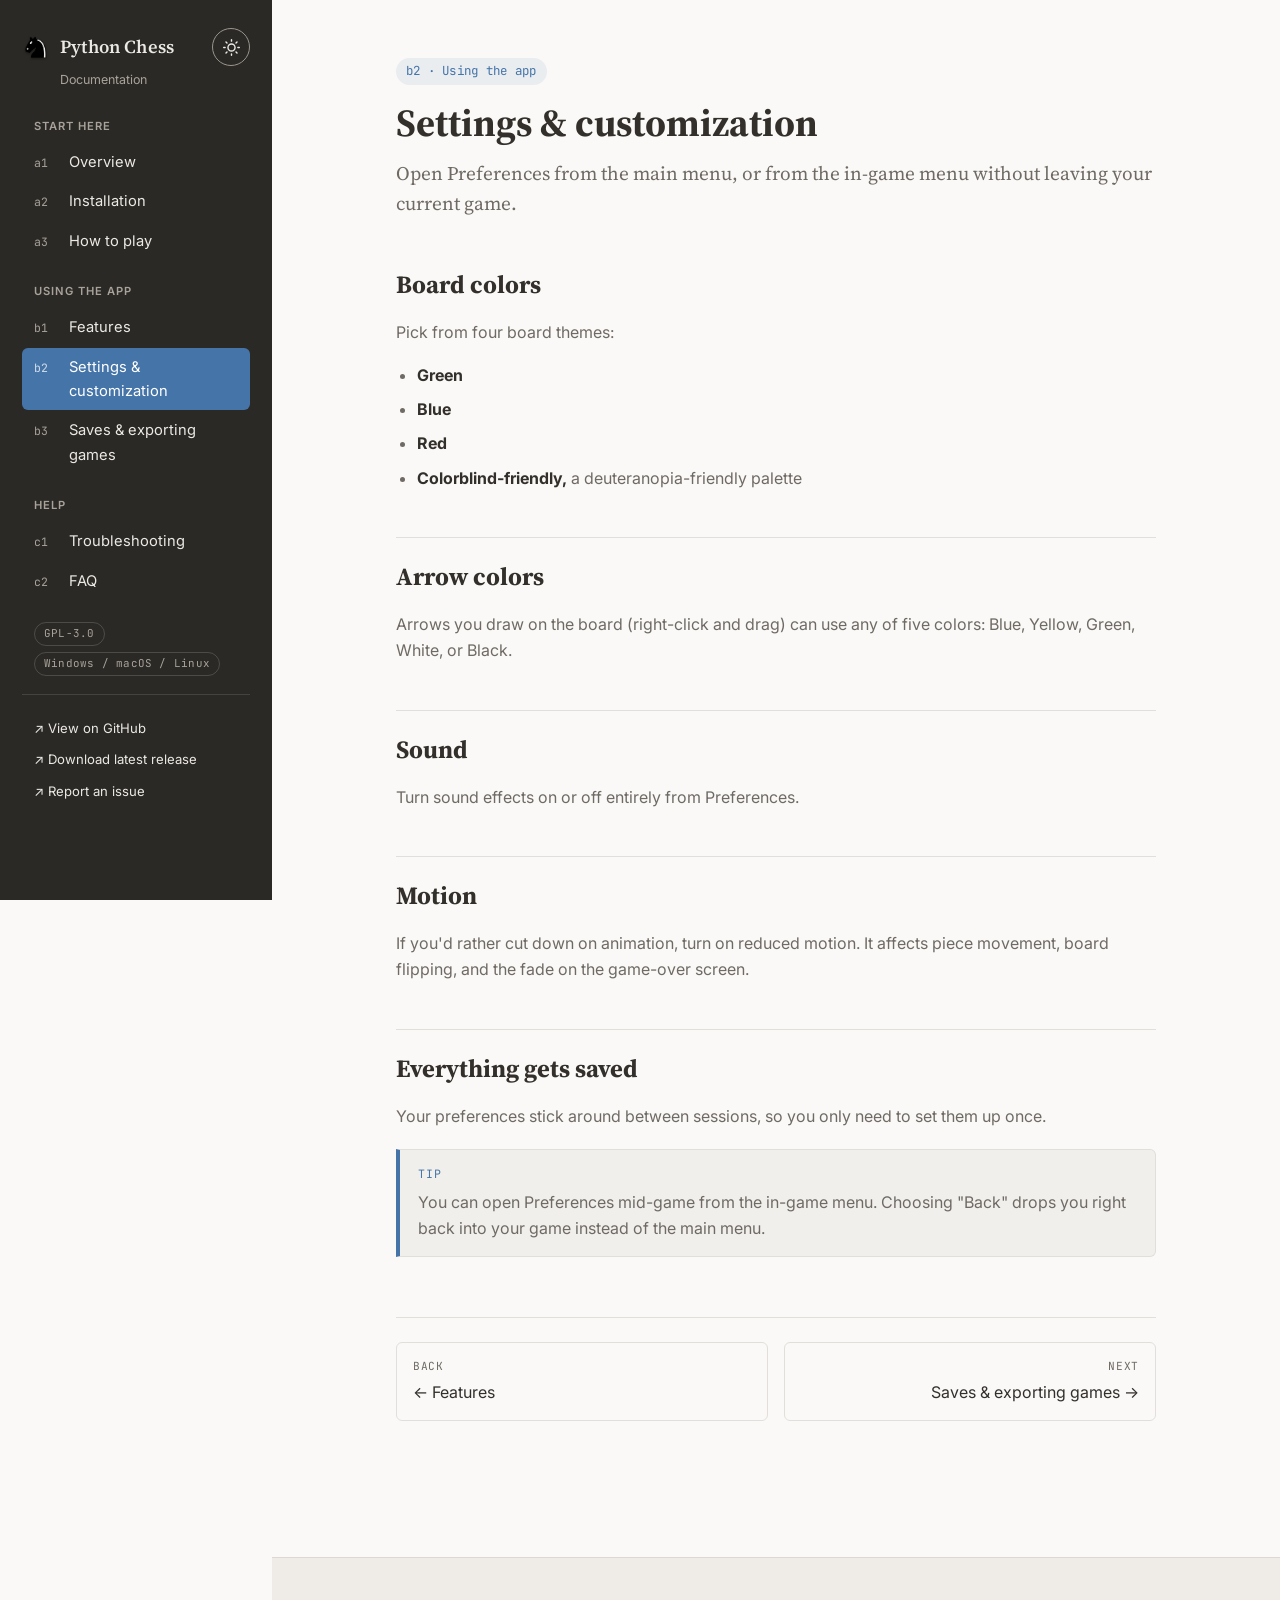
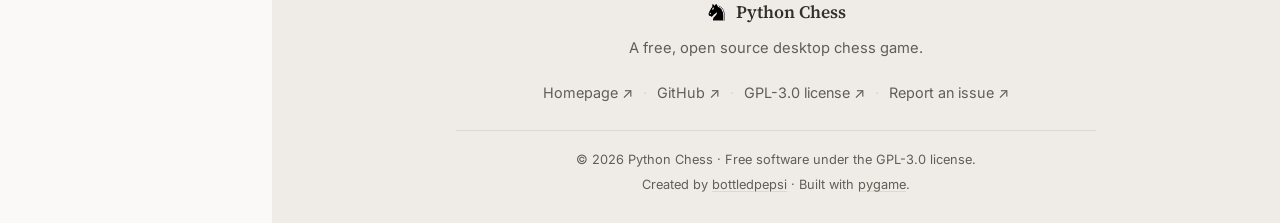
<file: docs/settings.html>
<!DOCTYPE html>
<html lang="en" data-theme="dark">
<head>
<meta charset="UTF-8">
<meta name="viewport" content="width=device-width, initial-scale=1.0">
<title>Settings &amp; customization - Python Chess Docs</title>
<meta name="description" content="Board colors, arrow colors, sound, and accessibility options in Python Chess.">
<link rel="icon" id="favicon" type="image/png" href="assets/imgs/w_knight.png">
<link rel="preconnect" href="https://fonts.googleapis.com">
<link href="https://fonts.googleapis.com/css2?family=Source+Serif+4:wght@500;600;700&family=Inter:wght@400;500;600;700&family=JetBrains+Mono:wght@400;500&display=swap" rel="stylesheet">
<link rel="stylesheet" href="assets/style.css">
<script>
  (function () {
    try {
      var stored = localStorage.getItem('theme');
      var theme = stored === 'light' || stored === 'dark'
        ? stored
        : (window.matchMedia('(prefers-color-scheme: light)').matches ? 'light' : 'dark');
      document.documentElement.setAttribute('data-theme', theme);
    } catch (e) {}
  })();
</script>
</head>
<body>

<a class="skip-link" href="#main">Skip to content</a>

<div class="topbar">
  <a class="brand" href="index.html"><img class="knight-icon" src="assets/imgs/w_knight.png" alt=""> Python Chess</a>
  <div class="topbar-right">
    <button class="theme-toggle" id="theme-toggle-mobile" type="button" aria-label="Switch to light theme" title="Toggle colour theme">
      <svg class="icon-sun" viewBox="0 0 24 24" fill="none" stroke="currentColor" stroke-width="2" stroke-linecap="round" stroke-linejoin="round" aria-hidden="true" focusable="false"><circle cx="12" cy="12" r="5"></circle><line x1="12" y1="1" x2="12" y2="3"></line><line x1="12" y1="21" x2="12" y2="23"></line><line x1="4.22" y1="4.22" x2="5.64" y2="5.64"></line><line x1="18.36" y1="18.36" x2="19.78" y2="19.78"></line><line x1="1" y1="12" x2="3" y2="12"></line><line x1="21" y1="12" x2="23" y2="12"></line><line x1="4.22" y1="19.78" x2="5.64" y2="18.36"></line><line x1="18.36" y1="5.64" x2="19.78" y2="4.22"></line></svg>
      <svg class="icon-moon" viewBox="0 0 24 24" fill="none" stroke="currentColor" stroke-width="2" stroke-linecap="round" stroke-linejoin="round" aria-hidden="true" focusable="false"><path d="M21 12.79A9 9 0 1 1 11.21 3 7 7 0 0 0 21 12.79z"></path></svg>
    </button>
    <button class="nav-toggle" aria-expanded="false" aria-label="Toggle navigation">Menu</button>
  </div>
</div>

<div class="shell">
  <aside class="sidebar">
    <div class="brand-row">
      <a class="brand" href="index.html">
        <img class="knight-icon" src="assets/imgs/w_knight.png" alt="">
        <span class="brand-name">Python Chess</span>
      </a>
      <button class="theme-toggle" id="theme-toggle" type="button" aria-label="Switch to light theme" title="Toggle colour theme">
        <svg class="icon-sun" viewBox="0 0 24 24" fill="none" stroke="currentColor" stroke-width="2" stroke-linecap="round" stroke-linejoin="round" aria-hidden="true" focusable="false"><circle cx="12" cy="12" r="5"></circle><line x1="12" y1="1" x2="12" y2="3"></line><line x1="12" y1="21" x2="12" y2="23"></line><line x1="4.22" y1="4.22" x2="5.64" y2="5.64"></line><line x1="18.36" y1="18.36" x2="19.78" y2="19.78"></line><line x1="1" y1="12" x2="3" y2="12"></line><line x1="21" y1="12" x2="23" y2="12"></line><line x1="4.22" y1="19.78" x2="5.64" y2="18.36"></line><line x1="18.36" y1="5.64" x2="19.78" y2="4.22"></line></svg>
        <svg class="icon-moon" viewBox="0 0 24 24" fill="none" stroke="currentColor" stroke-width="2" stroke-linecap="round" stroke-linejoin="round" aria-hidden="true" focusable="false"><path d="M21 12.79A9 9 0 1 1 11.21 3 7 7 0 0 0 21 12.79z"></path></svg>
      </button>
    </div>
    <p class="tagline">Documentation</p>

    <nav aria-label="Documentation">
      <div class="nav-group">
        <p class="nav-group-label">Start here</p>
        <ul>
          <li><a href="index.html"><span class="sq">a1</span>Overview</a></li>
          <li><a href="installation.html"><span class="sq">a2</span>Installation</a></li>
          <li><a href="how-to-play.html"><span class="sq">a3</span>How to play</a></li>
        </ul>
      </div>
      <div class="nav-group">
        <p class="nav-group-label">Using the app</p>
        <ul>
          <li><a href="features.html"><span class="sq">b1</span>Features</a></li>
          <li><a href="settings.html"><span class="sq">b2</span>Settings &amp; customization</a></li>
          <li><a href="saves-and-export.html"><span class="sq">b3</span>Saves &amp; exporting games</a></li>
        </ul>
      </div>
      <div class="nav-group">
        <p class="nav-group-label">Help</p>
        <ul>
          <li><a href="troubleshooting.html"><span class="sq">c1</span>Troubleshooting</a></li>
          <li><a href="faq.html"><span class="sq">c2</span>FAQ</a></li>
        </ul>
      </div>
    </nav>

    <div class="sidebar-meta">
      <span class="sidebar-badge">GPL-3.0</span>
      <span class="sidebar-badge">Windows / macOS / Linux</span>
    </div>
    <div class="sidebar-footer">
      <a href="https://github.com/bottledpepsi/Python-Chess">↗ View on GitHub</a>
      <a href="https://github.com/bottledpepsi/Python-Chess/releases">↗ Download latest release</a>
      <a href="https://github.com/bottledpepsi/Python-Chess/issues">↗ Report an issue</a>
    </div>
  </aside>

  <main id="main">
    <div class="content">

      <span class="eyebrow">b2 · Using the app</span>
      <h1>Settings &amp; customization</h1>
      <p class="lede">Open Preferences from the main menu, or from the in-game menu without leaving your current game.</p>

      <h2>Board colors</h2>
      <p>Pick from four board themes:</p>
      <ul>
        <li><strong>Green</strong></li>
        <li><strong>Blue</strong></li>
        <li><strong>Red</strong></li>
        <li><strong>Colorblind-friendly,</strong> a deuteranopia-friendly palette</li>
      </ul>

      <h2>Arrow colors</h2>
      <p>Arrows you draw on the board (right-click and drag) can use any of five colors: Blue, Yellow, Green, White, or Black.</p>

      <h2>Sound</h2>
      <p>Turn sound effects on or off entirely from Preferences.</p>

      <h2>Motion</h2>
      <p>If you'd rather cut down on animation, turn on reduced motion. It affects piece movement, board flipping, and the fade on the game-over screen.</p>

      <h2>Everything gets saved</h2>
      <p>Your preferences stick around between sessions, so you only need to set them up once.</p>

      <div class="callout tip">
        <span class="callout-label">Tip</span>
        <p>You can open Preferences mid-game from the in-game menu. Choosing "Back" drops you right back into your game instead of the main menu.</p>
      </div>

      <div class="page-nav">
        <a class="prev" href="features.html">
          <span class="dir">Back</span>
          ← Features
        </a>
        <a class="next" href="saves-and-export.html">
          <span class="dir">Next</span>
          Saves &amp; exporting games →
        </a>
      </div>

    </div>
    <div id="site-footer-slot"></div>
  </main>
</div>

<script src="assets/footer.js"></script>
<script src="assets/theme.js"></script>
</body>
</html>
</file>
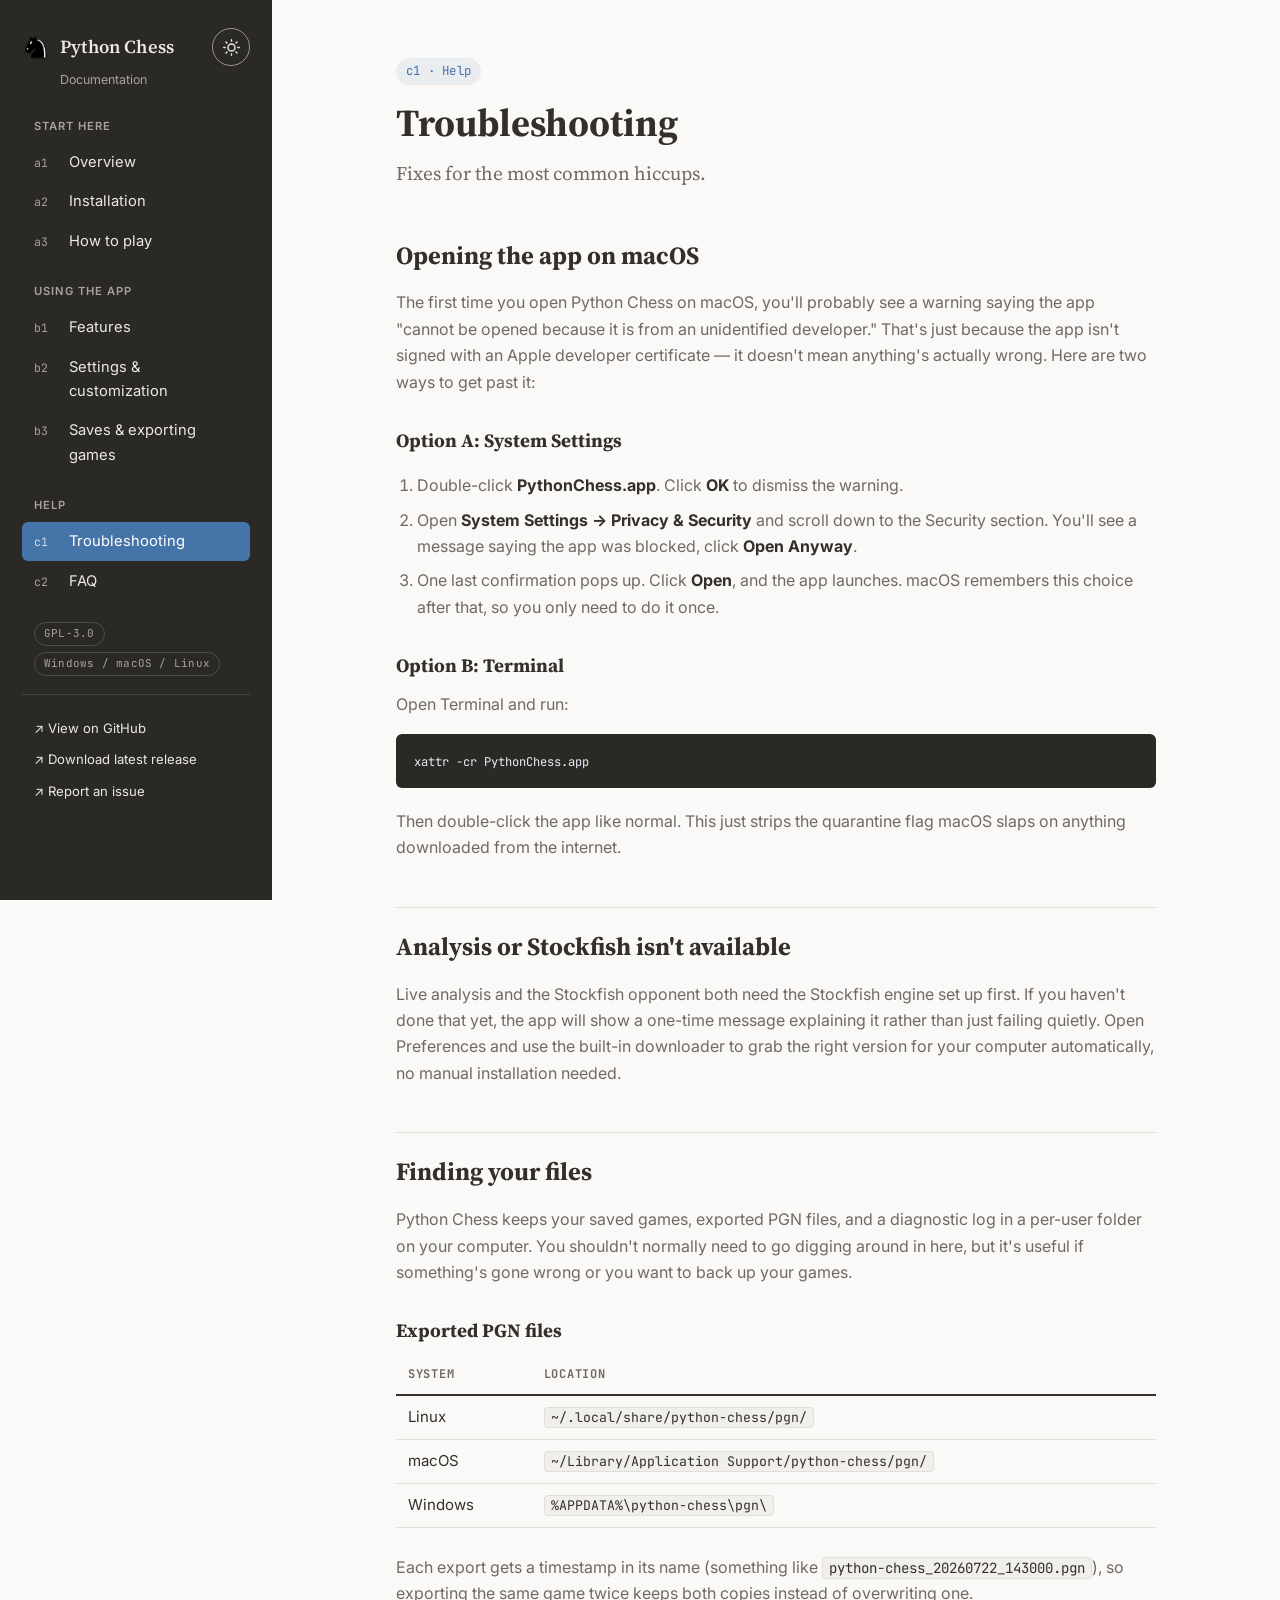
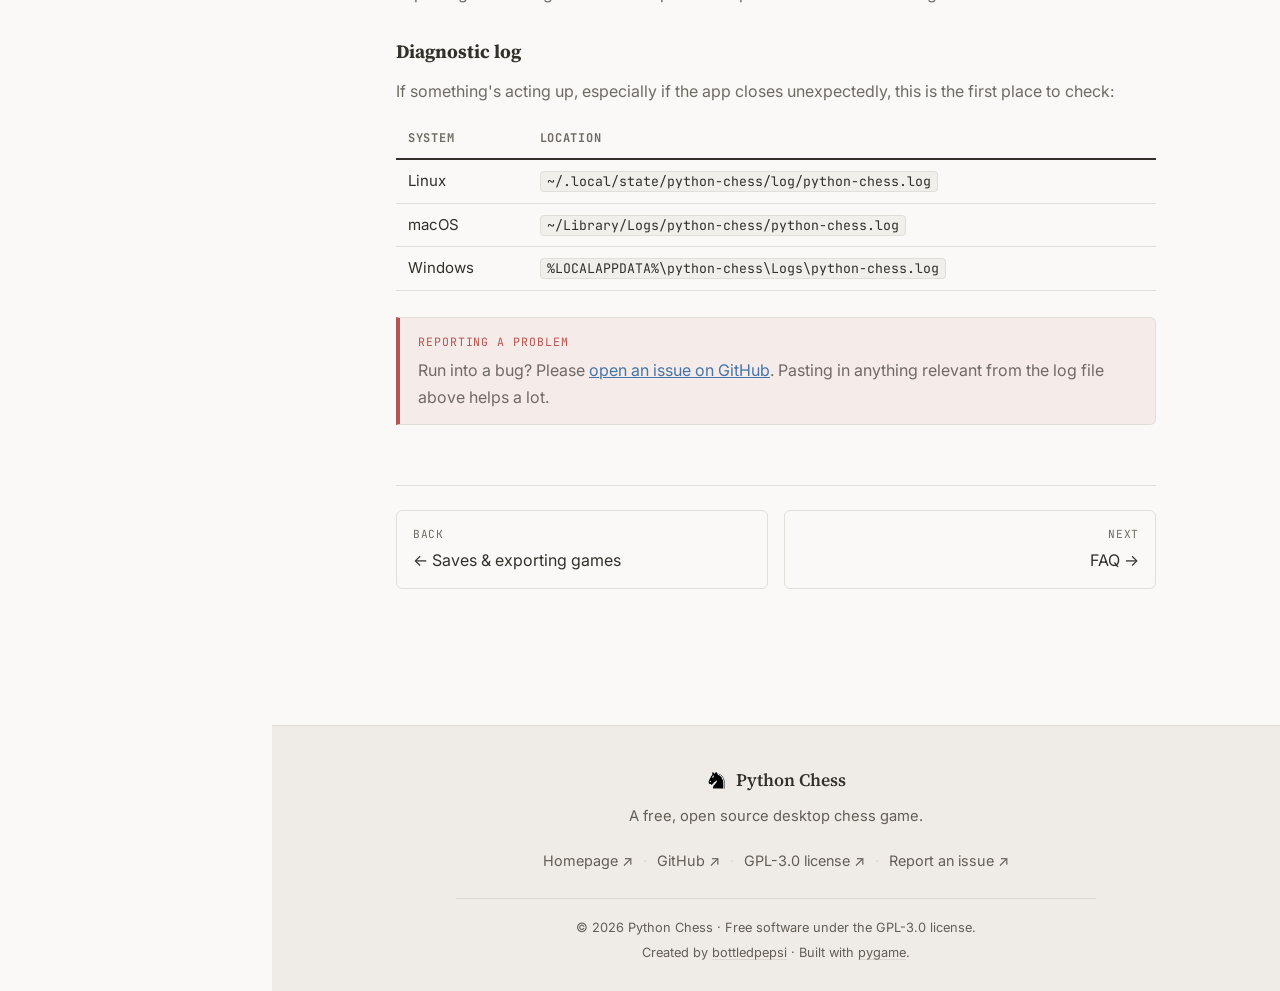
<file: docs/troubleshooting.html>
<!DOCTYPE html>
<html lang="en" data-theme="dark">
<head>
<meta charset="UTF-8">
<meta name="viewport" content="width=device-width, initial-scale=1.0">
<title>Troubleshooting - Python Chess Docs</title>
<meta name="description" content="Fixes for common Python Chess problems: macOS security warnings, missing engine, log files.">
<link rel="icon" id="favicon" type="image/png" href="assets/imgs/w_knight.png">
<link rel="preconnect" href="https://fonts.googleapis.com">
<link href="https://fonts.googleapis.com/css2?family=Source+Serif+4:wght@500;600;700&family=Inter:wght@400;500;600;700&family=JetBrains+Mono:wght@400;500&display=swap" rel="stylesheet">
<link rel="stylesheet" href="assets/style.css">
<script>
  (function () {
    try {
      var stored = localStorage.getItem('theme');
      var theme = stored === 'light' || stored === 'dark'
        ? stored
        : (window.matchMedia('(prefers-color-scheme: light)').matches ? 'light' : 'dark');
      document.documentElement.setAttribute('data-theme', theme);
    } catch (e) {}
  })();
</script>
</head>
<body>

<a class="skip-link" href="#main">Skip to content</a>

<div class="topbar">
  <a class="brand" href="index.html"><img class="knight-icon" src="assets/imgs/w_knight.png" alt=""> Python Chess</a>
  <div class="topbar-right">
    <button class="theme-toggle" id="theme-toggle-mobile" type="button" aria-label="Switch to light theme" title="Toggle colour theme">
      <svg class="icon-sun" viewBox="0 0 24 24" fill="none" stroke="currentColor" stroke-width="2" stroke-linecap="round" stroke-linejoin="round" aria-hidden="true" focusable="false"><circle cx="12" cy="12" r="5"></circle><line x1="12" y1="1" x2="12" y2="3"></line><line x1="12" y1="21" x2="12" y2="23"></line><line x1="4.22" y1="4.22" x2="5.64" y2="5.64"></line><line x1="18.36" y1="18.36" x2="19.78" y2="19.78"></line><line x1="1" y1="12" x2="3" y2="12"></line><line x1="21" y1="12" x2="23" y2="12"></line><line x1="4.22" y1="19.78" x2="5.64" y2="18.36"></line><line x1="18.36" y1="5.64" x2="19.78" y2="4.22"></line></svg>
      <svg class="icon-moon" viewBox="0 0 24 24" fill="none" stroke="currentColor" stroke-width="2" stroke-linecap="round" stroke-linejoin="round" aria-hidden="true" focusable="false"><path d="M21 12.79A9 9 0 1 1 11.21 3 7 7 0 0 0 21 12.79z"></path></svg>
    </button>
    <button class="nav-toggle" aria-expanded="false" aria-label="Toggle navigation">Menu</button>
  </div>
</div>

<div class="shell">
  <aside class="sidebar">
    <div class="brand-row">
      <a class="brand" href="index.html">
        <img class="knight-icon" src="assets/imgs/w_knight.png" alt="">
        <span class="brand-name">Python Chess</span>
      </a>
      <button class="theme-toggle" id="theme-toggle" type="button" aria-label="Switch to light theme" title="Toggle colour theme">
        <svg class="icon-sun" viewBox="0 0 24 24" fill="none" stroke="currentColor" stroke-width="2" stroke-linecap="round" stroke-linejoin="round" aria-hidden="true" focusable="false"><circle cx="12" cy="12" r="5"></circle><line x1="12" y1="1" x2="12" y2="3"></line><line x1="12" y1="21" x2="12" y2="23"></line><line x1="4.22" y1="4.22" x2="5.64" y2="5.64"></line><line x1="18.36" y1="18.36" x2="19.78" y2="19.78"></line><line x1="1" y1="12" x2="3" y2="12"></line><line x1="21" y1="12" x2="23" y2="12"></line><line x1="4.22" y1="19.78" x2="5.64" y2="18.36"></line><line x1="18.36" y1="5.64" x2="19.78" y2="4.22"></line></svg>
        <svg class="icon-moon" viewBox="0 0 24 24" fill="none" stroke="currentColor" stroke-width="2" stroke-linecap="round" stroke-linejoin="round" aria-hidden="true" focusable="false"><path d="M21 12.79A9 9 0 1 1 11.21 3 7 7 0 0 0 21 12.79z"></path></svg>
      </button>
    </div>
    <p class="tagline">Documentation</p>

    <nav aria-label="Documentation">
      <div class="nav-group">
        <p class="nav-group-label">Start here</p>
        <ul>
          <li><a href="index.html"><span class="sq">a1</span>Overview</a></li>
          <li><a href="installation.html"><span class="sq">a2</span>Installation</a></li>
          <li><a href="how-to-play.html"><span class="sq">a3</span>How to play</a></li>
        </ul>
      </div>
      <div class="nav-group">
        <p class="nav-group-label">Using the app</p>
        <ul>
          <li><a href="features.html"><span class="sq">b1</span>Features</a></li>
          <li><a href="settings.html"><span class="sq">b2</span>Settings &amp; customization</a></li>
          <li><a href="saves-and-export.html"><span class="sq">b3</span>Saves &amp; exporting games</a></li>
        </ul>
      </div>
      <div class="nav-group">
        <p class="nav-group-label">Help</p>
        <ul>
          <li><a href="troubleshooting.html"><span class="sq">c1</span>Troubleshooting</a></li>
          <li><a href="faq.html"><span class="sq">c2</span>FAQ</a></li>
        </ul>
      </div>
    </nav>

    <div class="sidebar-meta">
      <span class="sidebar-badge">GPL-3.0</span>
      <span class="sidebar-badge">Windows / macOS / Linux</span>
    </div>
    <div class="sidebar-footer">
      <a href="https://github.com/bottledpepsi/Python-Chess">↗ View on GitHub</a>
      <a href="https://github.com/bottledpepsi/Python-Chess/releases">↗ Download latest release</a>
      <a href="https://github.com/bottledpepsi/Python-Chess/issues">↗ Report an issue</a>
    </div>
  </aside>

  <main id="main">
    <div class="content">

      <span class="eyebrow">c1 · Help</span>
      <h1>Troubleshooting</h1>
      <p class="lede">Fixes for the most common hiccups.</p>

      <h2 id="macos">Opening the app on macOS</h2>
      <p>The first time you open Python Chess on macOS, you'll probably see a warning saying the app "cannot be opened because it is from an unidentified developer." That's just because the app isn't signed with an Apple developer certificate — it doesn't mean anything's actually wrong. Here are two ways to get past it:</p>

      <h3>Option A: System Settings</h3>
      <ol>
        <li>Double-click <strong>PythonChess.app</strong>. Click <strong>OK</strong> to dismiss the warning.</li>
        <li>Open <strong>System Settings → Privacy &amp; Security</strong> and scroll down to the Security section. You'll see a message saying the app was blocked, click <strong>Open Anyway</strong>.</li>
        <li>One last confirmation pops up. Click <strong>Open</strong>, and the app launches. macOS remembers this choice after that, so you only need to do it once.</li>
      </ol>

      <h3>Option B: Terminal</h3>
      <p>Open Terminal and run:</p>
      <pre><code>xattr -cr PythonChess.app</code></pre>
      <p>Then double-click the app like normal. This just strips the quarantine flag macOS slaps on anything downloaded from the internet.</p>

      <h2>Analysis or Stockfish isn't available</h2>
      <p>Live analysis and the Stockfish opponent both need the Stockfish engine set up first. If you haven't done that yet, the app will show a one-time message explaining it rather than just failing quietly. Open Preferences and use the built-in downloader to grab the right version for your computer automatically, no manual installation needed.</p>

      <h2 id="locations">Finding your files</h2>
      <p>Python Chess keeps your saved games, exported PGN files, and a diagnostic log in a per-user folder on your computer. You shouldn't normally need to go digging around in here, but it's useful if something's gone wrong or you want to back up your games.</p>

      <h3>Exported PGN files</h3>
      <table>
        <thead><tr><th>System</th><th>Location</th></tr></thead>
        <tbody>
          <tr><td>Linux</td><td><code>~/.local/share/python-chess/pgn/</code></td></tr>
          <tr><td>macOS</td><td><code>~/Library/Application Support/python-chess/pgn/</code></td></tr>
          <tr><td>Windows</td><td><code>%APPDATA%\python-chess\pgn\</code></td></tr>
        </tbody>
      </table>
      <p>Each export gets a timestamp in its name (something like <code>python-chess_20260722_143000.pgn</code>), so exporting the same game twice keeps both copies instead of overwriting one.</p>

      <h3>Diagnostic log</h3>
      <p>If something's acting up, especially if the app closes unexpectedly, this is the first place to check:</p>
      <table>
        <thead><tr><th>System</th><th>Location</th></tr></thead>
        <tbody>
          <tr><td>Linux</td><td><code>~/.local/state/python-chess/log/python-chess.log</code></td></tr>
          <tr><td>macOS</td><td><code>~/Library/Logs/python-chess/python-chess.log</code></td></tr>
          <tr><td>Windows</td><td><code>%LOCALAPPDATA%\python-chess\Logs\python-chess.log</code></td></tr>
        </tbody>
      </table>

      <div class="callout warn">
        <span class="callout-label">Reporting a problem</span>
        <p>Run into a bug? Please <a href="https://github.com/bottledpepsi/Python-Chess/issues">open an issue on GitHub</a>. Pasting in anything relevant from the log file above helps a lot.</p>
      </div>

      <div class="page-nav">
        <a class="prev" href="saves-and-export.html">
          <span class="dir">Back</span>
          ← Saves &amp; exporting games
        </a>
        <a class="next" href="faq.html">
          <span class="dir">Next</span>
          FAQ →
        </a>
      </div>

    </div>
    <div id="site-footer-slot"></div>
  </main>
</div>

<script src="assets/footer.js"></script>
<script src="assets/theme.js"></script>
</body>
</html>
</file>
<file: docs/assets/style.css>
/* Python Chess Documentation
   Theme system copied from bottledpepsi.github.io: two palettes swapped via
   [data-theme] on <html>, cross-faded by CSS transitions (never by JS).
   Layout still borrows the sidebar-and-content shape of docs sites like
   Just the Docs, but colours now ride on the same tokens as the homepage.
*/

:root,
[data-theme="dark"] {
  /* Softer, slightly warmer dark palette - less saturated than a pure
     GitHub-style near-black, easier on the eyes for long reading sessions. */
  --bg: #14181f;
  --bg-secondary: #1b212b;
  --bg-card: #1b212b;
  --bg-card-hover: #232a35;
  --text: #e6e9ef;
  --text-muted: #99a1ae;
  --accent: #7aa8e0;
  --accent-soft: rgba(122, 168, 224, 0.14);
  /* accent is tuned for text/links on a dark page background (7.5:1).
     Filled surfaces (buttons) need a darker shade so white text on top
     still clears 4.5:1 - accent itself only manages 2.5:1 there. */
  --accent-emphasis: #3d6fb4;
  --border: #2a313d;
  --border-hover: #3d4552;
  /* Resting-state border for standalone controls like the theme toggle.
     border-hover only manages 2.3:1 against the page background, which
     falls short of the 3:1 WCAG wants for a UI component's visible edge
     at rest, so this is a slightly lighter grey in the same family. */
  --control-border: #5b6472;
  --rook: #e08585;
  --rook-soft: rgba(224, 133, 133, 0.12);
  --gold: #d9b877;
  --glow: rgba(122, 168, 224, 0.35);

  --sidebar-bg: #10141a;
  --sidebar-text: #c7cdd6;
  --sidebar-text-muted: #7c8492;
  --sidebar-active-bg: var(--accent);
  --sidebar-active-text: #14181f;

  --footer-bg: #1b212b;
  --footer-text: #a6adb8;
  --footer-heading: #dfe3e9;
  --footer-border: #2a313d;

  --theme-duration: 0.4s;
  --theme-easing: cubic-bezier(0.4, 0, 0.2, 1);
  --interact-duration: 0.25s;
}

[data-theme="light"] {
  /* Softer light palette - warm off-white instead of stark white, muted
     ink instead of near-black, gentler blue accent. */
  --bg: #faf9f7;
  --bg-secondary: #f1efec;
  --bg-card: #ffffff;
  --bg-card-hover: #f5f3f0;
  --text: #33302c;
  --text-muted: #6f6a64;
  --accent: #4574a8;
  --accent-soft: rgba(69, 116, 168, 0.09);
  /* Light theme's accent already clears 4.5:1 with white text,
     so accent-emphasis just matches accent here - kept as a separate
     token anyway so both themes can be styled through the same variable. */
  --accent-emphasis: #4574a8;
  --border: #e2dfda;
  --border-hover: #c9c4bc;
  --control-border: #9b958c;
  --rook: #b8544f;
  --rook-soft: rgba(184, 84, 79, 0.08);
  --gold: #93701f;
  --glow: rgba(69, 116, 168, 0.25);

  --sidebar-bg: #2b2925;
  --sidebar-text: #ece9e4;
  --sidebar-text-muted: #a8a29a;
  --sidebar-active-bg: var(--accent);
  --sidebar-active-text: #ffffff;

  --footer-bg: #efece7;
  --footer-text: #625d56;
  --footer-heading: #33302c;
  --footer-border: #ddd8d1;
}

:root {
  --font-display: "Source Serif 4", "Iowan Old Style", Georgia, serif;
  --font-body: "Inter", -apple-system, BlinkMacSystemFont, "Segoe UI", sans-serif;
  --font-mono: "JetBrains Mono", ui-monospace, "SF Mono", Menlo, Consolas, monospace;

  --radius: 6px;
  --sidebar-w: 272px;
  --content-max: 760px;
}

* { box-sizing: border-box; }

html {
  scroll-behavior: smooth;
  color-scheme: dark;
}
[data-theme="light"] html,
html[data-theme="light"] {
  color-scheme: light;
}

body {
  margin: 0;
  background: var(--bg);
  color: var(--text);
  font-family: var(--font-body);
  font-size: 16px;
  line-height: 1.65;
  -webkit-font-smoothing: antialiased;
  -moz-osx-font-smoothing: grayscale;
  transition:
    background-color var(--theme-duration) var(--theme-easing),
    color var(--theme-duration) var(--theme-easing);
}

/* ---------- Skip link / accessibility ---------- */
.skip-link {
  position: absolute;
  left: -9999px;
  top: 0;
  background: var(--text);
  color: var(--bg);
  padding: 10px 16px;
  z-index: 200;
  border-radius: 0 0 var(--radius) 0;
}
.skip-link:focus {
  left: 0;
}

a:focus-visible,
button:focus-visible,
input:focus-visible,
summary:focus-visible {
  outline: 2px solid var(--accent);
  outline-offset: 2px;
}

/* ---------- Top bar (mobile) ---------- */
.topbar {
  display: none;
  position: sticky;
  top: 0;
  z-index: 100;
  align-items: center;
  justify-content: space-between;
  background: var(--sidebar-bg);
  color: var(--sidebar-text);
  padding: 14px 18px;
  transition: background-color var(--theme-duration) var(--theme-easing);
}
.topbar .brand {
  display: flex;
  align-items: center;
  gap: 10px;
  color: var(--sidebar-text);
  text-decoration: none;
  font-family: var(--font-display);
  font-weight: 600;
  font-size: 1.05rem;
}
.topbar .brand img { width: 24px; height: 24px; }
.topbar-right { display: flex; align-items: center; gap: 10px; }
.nav-toggle {
  background: none;
  border: 1px solid var(--sidebar-text);
  color: var(--sidebar-text);
  border-radius: var(--radius);
  padding: 6px 10px;
  font-size: 0.9rem;
  font-family: var(--font-body);
  cursor: pointer;
}

/* ---------- Layout shell ---------- */
.shell {
  display: grid;
  grid-template-columns: var(--sidebar-w) minmax(0, 1fr);
  min-height: 100vh;
}

/* ---------- Sidebar ---------- */
.sidebar {
  background: var(--sidebar-bg);
  color: var(--sidebar-text);
  padding: 28px 22px 40px;
  position: sticky;
  top: 0;
  height: 100vh;
  overflow-y: auto;
  transition: background-color var(--theme-duration) var(--theme-easing);
}

.sidebar .brand-row {
  display: flex;
  align-items: center;
  justify-content: space-between;
  gap: 10px;
  margin-bottom: 4px;
}
.sidebar .brand {
  display: flex;
  align-items: center;
  gap: 10px;
  text-decoration: none;
  color: var(--sidebar-text);
}
.sidebar .brand img {
  width: 28px;
  height: 28px;
  filter: drop-shadow(0 1px 1px rgba(0,0,0,.4));
}
.sidebar .brand-name {
  font-family: var(--font-display);
  font-weight: 600;
  font-size: 1.15rem;
  letter-spacing: 0.01em;
}
.sidebar .tagline {
  font-size: 0.78rem;
  color: var(--sidebar-text-muted);
  margin: 2px 0 26px 38px;
}

.sidebar nav { margin-top: 8px; }

.nav-group {
  margin-bottom: 22px;
}
.nav-group-label {
  font-size: 0.7rem;
  text-transform: uppercase;
  letter-spacing: 0.09em;
  color: var(--sidebar-text-muted);
  font-weight: 600;
  margin: 0 0 8px 12px;
}
.nav-group ul {
  list-style: none;
  margin: 0;
  padding: 0;
}
.nav-group li { margin: 1px 0; }

.nav-group a {
  display: flex;
  align-items: baseline;
  gap: 9px;
  text-decoration: none;
  color: var(--sidebar-text);
  padding: 7px 12px;
  border-radius: var(--radius);
  font-size: 0.92rem;
  transition: background-color .12s ease, color .12s ease;
}
.nav-group a:hover {
  background: rgba(255,255,255,0.08);
}
.nav-group a .sq {
  font-family: var(--font-mono);
  font-size: 0.72rem;
  color: var(--sidebar-text-muted);
  min-width: 26px;
}
.nav-group a.active {
  background: var(--sidebar-active-bg);
  color: var(--sidebar-active-text);
}
.nav-group a.active .sq { color: var(--sidebar-active-text); opacity: 0.75; }

.sidebar-meta {
  display: flex;
  align-items: center;
  gap: 6px;
  flex-wrap: wrap;
  margin: 4px 12px 0;
}
.sidebar-badge {
  font-family: var(--font-mono);
  font-size: 0.68rem;
  color: var(--sidebar-text-muted);
  border: 1px solid rgba(255,255,255,0.16);
  border-radius: 20px;
  padding: 2px 9px;
  letter-spacing: 0.02em;
}

.sidebar-footer {
  margin-top: 18px;
  padding-top: 18px;
  border-top: 1px solid rgba(255,255,255,0.12);
  font-size: 0.82rem;
}
.sidebar-footer a {
  color: var(--sidebar-text);
  display: block;
  padding: 5px 12px;
  text-decoration: none;
  border-radius: var(--radius);
}
.sidebar-footer a:hover { background: rgba(255,255,255,0.08); }

/* ---------- Theme toggle (icons + transitions copied from the homepage) ---------- */
.theme-toggle {
  width: 38px;
  height: 38px;
  border-radius: 50%;
  border: 1px solid var(--control-border);
  background: transparent;
  color: var(--sidebar-text);
  cursor: pointer;
  display: flex;
  align-items: center;
  justify-content: center;
  flex-shrink: 0;
  position: relative;
  transition:
    background-color var(--theme-duration) var(--theme-easing),
    border-color var(--theme-duration) var(--theme-easing),
    color var(--theme-duration) var(--theme-easing),
    transform var(--interact-duration) var(--theme-easing),
    box-shadow var(--interact-duration) var(--theme-easing);
}
.theme-toggle:hover {
  border-color: var(--accent);
  transform: scale(1.05);
  box-shadow: 0 0 16px var(--glow);
}
.theme-toggle:active { transform: scale(0.95); }
.theme-toggle svg {
  width: 17px;
  height: 17px;
  position: absolute;
  transition: opacity 0.3s var(--theme-easing), transform 0.3s var(--theme-easing);
}
.icon-sun { opacity: 0; transform: rotate(-90deg) scale(0.5); }
.icon-moon { opacity: 1; transform: rotate(0deg) scale(1); }
[data-theme="light"] .icon-sun { opacity: 1; transform: rotate(0deg) scale(1); }
[data-theme="light"] .icon-moon { opacity: 0; transform: rotate(90deg) scale(0.5); }

/* ---------- Main content ---------- */
main {
  padding: 56px 48px 0;
  min-width: 0;
  display: flex;
  flex-direction: column;
  min-height: 100vh;
}
.content {
  max-width: var(--content-max);
  margin: 0 auto;
  padding-bottom: 80px;
  width: 100%;
  flex: 1 0 auto;
}

.eyebrow {
  font-family: var(--font-mono);
  font-size: 0.78rem;
  color: var(--accent);
  background: var(--accent-soft);
  display: inline-block;
  padding: 3px 10px;
  border-radius: 20px;
  margin-bottom: 16px;
  letter-spacing: 0.02em;
  transition: background-color var(--theme-duration) var(--theme-easing);
}

h1 {
  font-family: var(--font-display);
  font-size: 2.4rem;
  line-height: 1.15;
  margin: 0 0 14px;
  color: var(--text);
}
h2 {
  font-family: var(--font-display);
  font-size: 1.55rem;
  margin: 46px 0 14px;
  padding-top: 18px;
  border-top: 1px solid var(--border);
  color: var(--text);
  transition: border-color var(--theme-duration) var(--theme-easing);
}
h2:first-of-type { border-top: none; padding-top: 0; }
h3 {
  font-family: var(--font-display);
  font-size: 1.18rem;
  margin: 30px 0 10px;
  color: var(--text);
}
p { margin: 0 0 16px; color: var(--text-muted); }
.lede {
  font-size: 1.2rem;
  color: var(--text-muted);
  font-family: var(--font-display);
  line-height: 1.55;
}

a { color: var(--accent); transition: color var(--theme-duration) var(--theme-easing); }
a:hover { color: var(--rook); }

ul, ol {
  color: var(--text-muted);
  padding-left: 1.3em;
}
li { margin-bottom: 8px; }

strong { color: var(--text); }

code {
  font-family: var(--font-mono);
  background: var(--bg-secondary);
  border: 1px solid var(--border);
  padding: 1px 6px;
  border-radius: 4px;
  font-size: 0.88em;
  color: var(--text);
  transition: background-color var(--theme-duration) var(--theme-easing), border-color var(--theme-duration) var(--theme-easing);
}
pre {
  background: var(--sidebar-bg);
  color: #e6edf3;
  padding: 16px 18px;
  border-radius: var(--radius);
  overflow-x: auto;
  font-family: var(--font-mono);
  font-size: 0.86rem;
  line-height: 1.6;
  margin: 0 0 20px;
  transition: background-color var(--theme-duration) var(--theme-easing);
}
pre code {
  background: none;
  border: none;
  padding: 0;
  color: inherit;
}

hr {
  border: none;
  border-top: 1px solid var(--border);
  margin: 40px 0;
}

/* ---------- Callouts ---------- */
.callout {
  border: 1px solid var(--border);
  background: var(--bg-secondary);
  border-left: 4px solid var(--accent);
  border-radius: 0 var(--radius) var(--radius) 0;
  padding: 14px 18px;
  margin: 20px 0;
  transition: background-color var(--theme-duration) var(--theme-easing), border-color var(--theme-duration) var(--theme-easing);
}
.callout p:last-child { margin-bottom: 0; }
.callout.tip { border-left-color: var(--accent); }
.callout.warn { border-left-color: var(--rook); background: var(--rook-soft); }
.callout-label {
  font-family: var(--font-mono);
  font-size: 0.72rem;
  text-transform: uppercase;
  letter-spacing: 0.08em;
  color: var(--accent);
  display: block;
  margin-bottom: 6px;
}
.callout.warn .callout-label { color: var(--rook); }

/* ---------- Cards (home page) ---------- */
.card-grid {
  display: grid;
  grid-template-columns: repeat(2, 1fr);
  gap: 16px;
  margin: 28px 0 10px;
}
.card {
  border: 1px solid var(--border);
  background: var(--bg-card);
  border-radius: var(--radius);
  padding: 20px 22px;
  text-decoration: none;
  display: block;
  transition: border-color .12s ease, transform .12s ease, background-color var(--theme-duration) var(--theme-easing);
}
.card:hover {
  border-color: var(--accent);
  transform: translateY(-2px);
  background: var(--bg-card-hover);
}
.card .sq {
  font-family: var(--font-mono);
  font-size: 0.75rem;
  color: var(--gold);
  display: block;
  margin-bottom: 8px;
}
.card h3 {
  margin: 0 0 6px;
  font-size: 1.08rem;
  color: var(--text);
}
.card p {
  margin: 0;
  font-size: 0.92rem;
  color: var(--text-muted);
}

/* ---------- Buttons ---------- */
.btn {
  display: inline-flex;
  align-items: center;
  gap: 8px;
  padding: 11px 20px;
  border-radius: var(--radius);
  text-decoration: none;
  font-weight: 600;
  font-size: 0.95rem;
  border: 1px solid transparent;
  transition: background-color var(--interact-duration) var(--theme-easing), border-color var(--interact-duration) var(--theme-easing), box-shadow var(--interact-duration) var(--theme-easing);
}
.btn-primary {
  background: var(--accent-emphasis);
  color: #ffffff;
}
.btn-primary:hover { box-shadow: 0 0 16px var(--glow); color: #fff; }
.btn-ghost {
  border-color: var(--border);
  color: var(--text);
  background: var(--bg-card);
}
.btn-ghost:hover { border-color: var(--accent); color: var(--text); }
.btn-row { display: flex; gap: 12px; flex-wrap: wrap; margin: 24px 0; }

/* ---------- Hero (home) ---------- */
.hero {
  position: relative;
  margin: -8px 0 40px;
  padding-bottom: 8px;
}

/* ---------- Table ---------- */
table {
  width: 100%;
  border-collapse: collapse;
  margin: 10px 0 26px;
  font-size: 0.94rem;
}
th, td {
  text-align: left;
  padding: 9px 12px;
  border-bottom: 1px solid var(--border);
}
th {
  font-family: var(--font-mono);
  font-size: 0.75rem;
  text-transform: uppercase;
  letter-spacing: 0.06em;
  color: var(--text-muted);
  border-bottom: 2px solid var(--text);
}
tr:hover td { background: var(--bg-secondary); }

/* ---------- Feature list ---------- */
.feat {
  border-top: 1px solid var(--border);
  padding: 20px 0;
}
.feat:first-of-type { border-top: none; }
.feat-head {
  display: flex;
  align-items: baseline;
  gap: 12px;
  margin-bottom: 6px;
}
.feat-head .sq {
  font-family: var(--font-mono);
  color: var(--gold);
  font-size: 0.85rem;
}
.feat-head h3 { margin: 0; }

/* ---------- Page nav (prev/next) ---------- */
.page-nav {
  display: flex;
  justify-content: space-between;
  gap: 16px;
  margin-top: 60px;
  padding-top: 24px;
  border-top: 1px solid var(--border);
}
.page-nav a {
  flex: 1;
  border: 1px solid var(--border);
  border-radius: var(--radius);
  padding: 14px 16px;
  text-decoration: none;
  color: var(--text);
}
.page-nav a:hover { border-color: var(--accent); }
.page-nav .dir {
  display: block;
  font-family: var(--font-mono);
  font-size: 0.7rem;
  color: var(--text-muted);
  text-transform: uppercase;
  letter-spacing: 0.06em;
  margin-bottom: 4px;
}
.page-nav .next { text-align: right; }

/* ---------- Footer ---------- */
/* The footer markup itself lives in assets/footer.js and is injected into
   <div id="site-footer-slot"> on each page. Styling stays here so the
   whole site keeps one visual source of truth. */
.site-footer {
  background: var(--footer-bg);
  border-top: 1px solid var(--footer-border);
  margin-top: 56px;
  text-align: center;
  /* main has horizontal padding, so pull the footer out to the edges of
     its own containing block to get a true full-width grey bar rather
     than one that's indented to match the article padding. */
  margin-left: -48px;
  margin-right: -48px;
  transition: background-color var(--theme-duration) var(--theme-easing),
    border-color var(--theme-duration) var(--theme-easing);
}

.site-footer-inner {
  max-width: 640px;
  margin: 0 auto;
  padding: 40px 48px 24px;
  display: flex;
  flex-direction: column;
  align-items: center;
}

.footer-brand-link {
  display: inline-flex;
  align-items: center;
  gap: 8px;
  text-decoration: none;
  color: var(--footer-heading);
  font-family: var(--font-display);
  font-weight: 600;
  font-size: 1.1rem;
  margin-bottom: 10px;
}
.footer-brand-link img { width: 22px; height: 22px; }

.footer-tagline {
  margin: 0 0 20px;
  font-size: 0.92rem;
  color: var(--footer-text);
  line-height: 1.55;
  max-width: 46ch;
}

.footer-links {
  display: flex;
  align-items: center;
  justify-content: center;
  flex-wrap: wrap;
  gap: 6px 10px;
}
.footer-links a {
  color: var(--footer-text);
  text-decoration: none;
  font-size: 0.9rem;
}
.footer-links a:hover { color: var(--accent); }
.footer-links .footer-dot { color: var(--footer-border); }

.site-footer-bottom {
  max-width: 640px;
  margin: 0 auto;
  padding: 18px 48px 28px;
  border-top: 1px solid var(--footer-border);
}
.site-footer-bottom p {
  margin: 0 0 4px;
  font-size: 0.8rem;
  color: var(--footer-text);
}
.site-footer-bottom p:last-child { margin-bottom: 0; }
.site-footer-bottom a {
  color: var(--footer-text);
  text-decoration: underline;
  text-decoration-color: var(--footer-border);
  text-underline-offset: 2px;
}
.site-footer-bottom a:hover { color: var(--accent); }

/* ---------- Reduced motion ---------- */
@media (prefers-reduced-motion: reduce) {
  *, *::before, *::after {
    animation-duration: 0.01ms !important;
    animation-iteration-count: 1 !important;
    transition-duration: 0.01ms !important;
  }
}

/* ---------- Responsive ---------- */

/* Tablet and below: collapse the sidebar into a slide-out drawer behind
   the top bar, and start shrinking side padding. */
@media (max-width: 900px) {
  .shell {
    grid-template-columns: 1fr;
  }
  .topbar { display: flex; }
  .sidebar {
    position: fixed;
    left: 0;
    top: 57px;
    width: min(84vw, 320px);
    height: calc(100vh - 57px);
    transform: translateX(-100%);
    transition: transform .18s ease;
    z-index: 90;
    box-shadow: 4px 0 24px rgba(0,0,0,0.35);
  }
  .sidebar.open { transform: translateX(0); }

  /* Dim/blocking overlay behind the open mobile drawer so a tap outside
     it closes the menu instead of scrolling the page underneath. */
  .sidebar-overlay {
    display: none;
    position: fixed;
    inset: 57px 0 0 0;
    background: rgba(0, 0, 0, 0.45);
    z-index: 85;
  }
  .sidebar-overlay.open { display: block; }

  main {
    padding: 32px 24px 0;
  }
  .site-footer {
    margin-left: -24px;
    margin-right: -24px;
  }
  .site-footer-inner {
    padding: 32px 24px 24px;
  }
  .site-footer-bottom {
    padding: 16px 24px 24px;
  }

  h1 { font-size: 1.9rem; }
  .card-grid { grid-template-columns: 1fr; }
}

/* Phones: single-column footer, tighter spacing, larger tap targets. */
@media (max-width: 560px) {
  main {
    padding: 24px 16px 0;
  }
  .content {
    padding-bottom: 56px;
  }
  h1 { font-size: 1.6rem; }
  h2 { font-size: 1.3rem; margin: 36px 0 12px; }
  .lede { font-size: 1.05rem; }

  .btn-row { flex-direction: column; align-items: stretch; }
  .btn { justify-content: center; }

  .page-nav {
    flex-direction: column;
  }
  .page-nav .next { text-align: left; }

  table { font-size: 0.86rem; }
  th, td { padding: 8px 8px; }

  .site-footer {
    margin-left: -16px;
    margin-right: -16px;
  }
  .site-footer-inner {
    padding: 28px 16px 20px;
  }
  .site-footer-bottom {
    padding: 14px 16px 20px;
  }

  .topbar { padding: 12px 14px; }
  .nav-toggle { padding: 8px 12px; font-size: 0.85rem; }
  .theme-toggle { width: 40px; height: 40px; }
}
</file>
